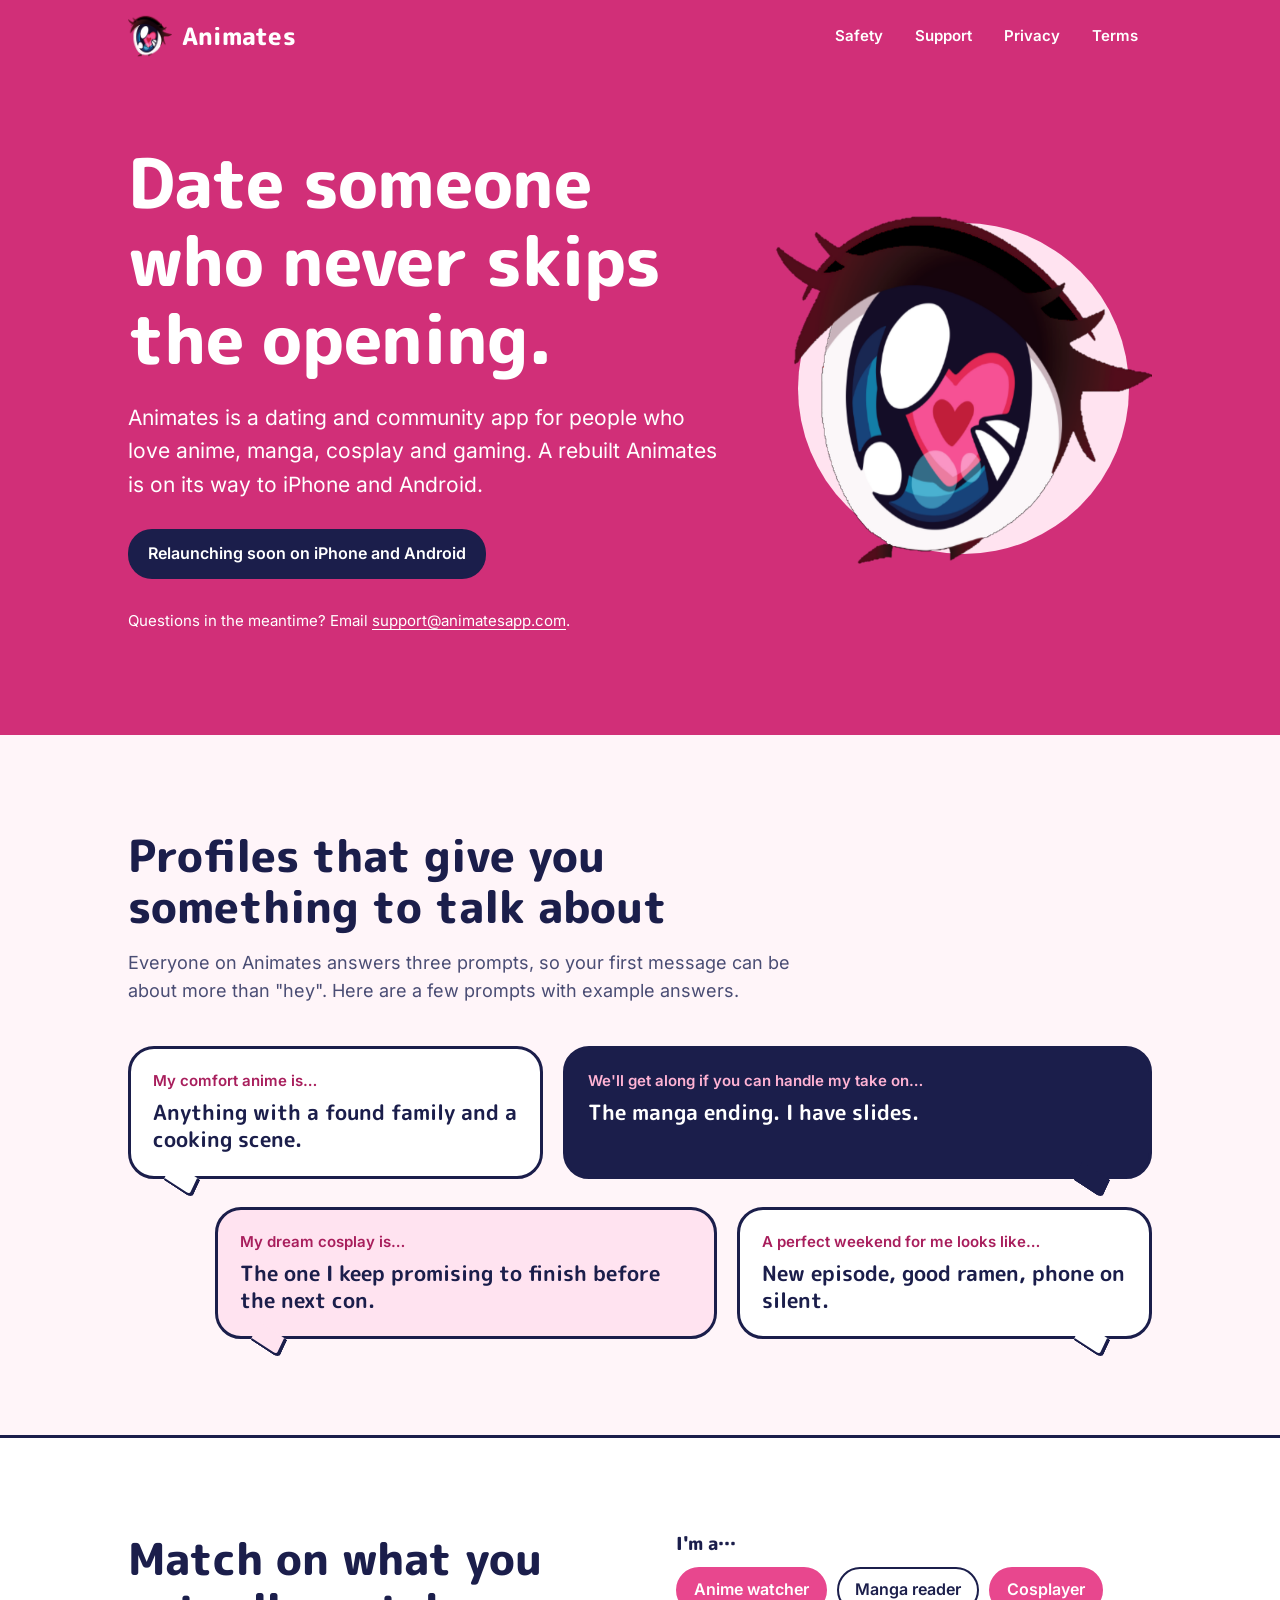
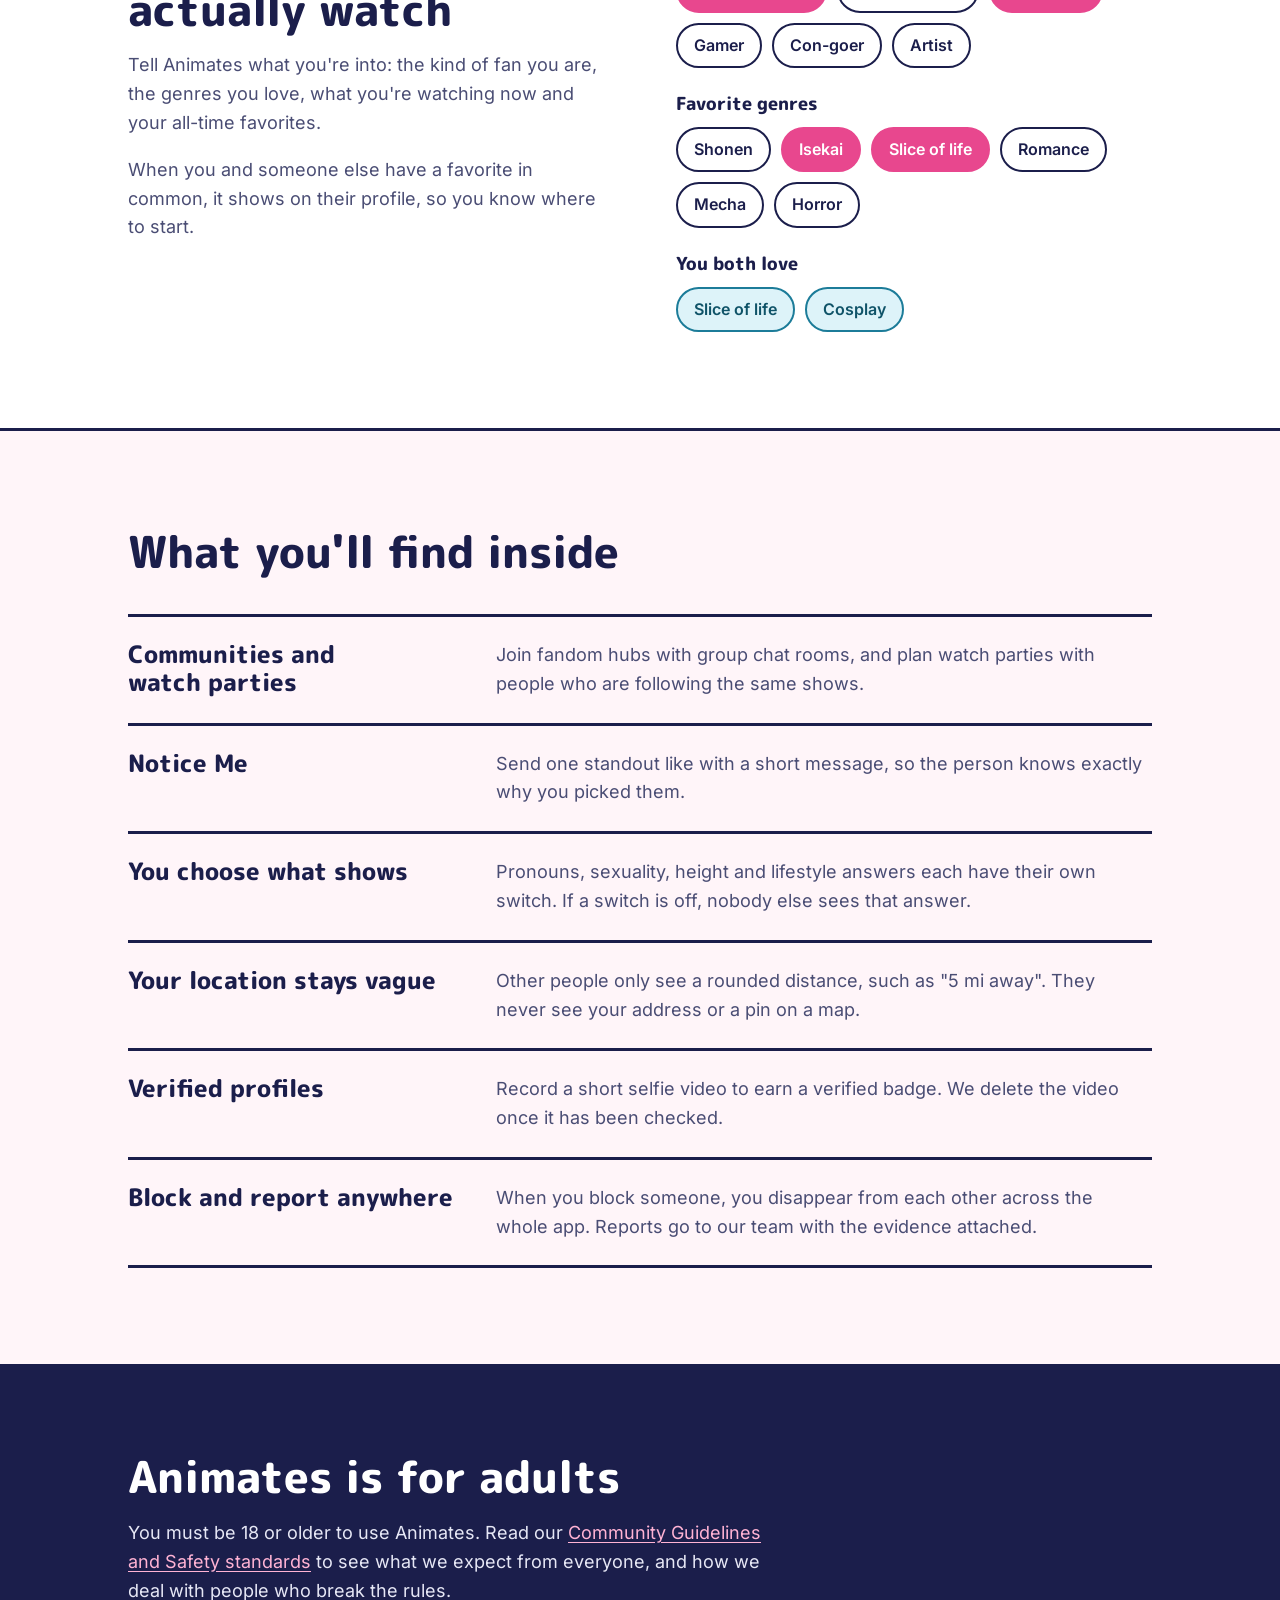
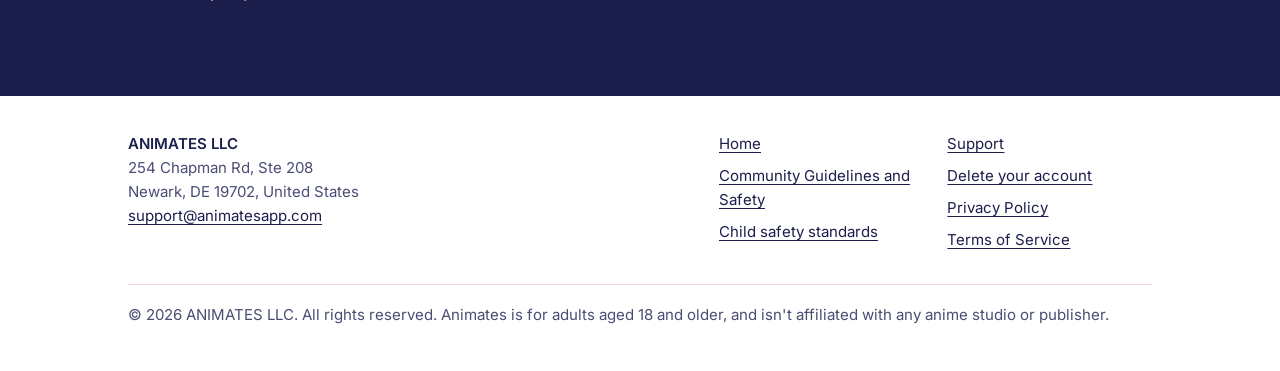
<file: index.html>
<!doctype html>
<html lang="en">
<head>
<meta charset="utf-8">
<meta name="viewport" content="width=device-width, initial-scale=1">
<title>Animates: dating and community for anime fans</title>
<meta name="description" content="Animates is a dating and community app for people who love anime, manga, cosplay and gaming. Relaunching soon on iPhone and Android.">
<meta name="theme-color" content="#D12F78">
<link rel="canonical" href="https://animatesapp.com/">
<link rel="icon" type="image/png" href="assets/favicon.png">
<link rel="apple-touch-icon" href="assets/apple-touch-icon.png">
<meta property="og:title" content="Animates: dating and community for anime fans">
<meta property="og:description" content="Animates is a dating and community app for people who love anime, manga, cosplay and gaming. Relaunching soon on iPhone and Android.">
<meta property="og:type" content="website">
<meta property="og:url" content="https://animatesapp.com/">
<meta property="og:image" content="https://animatesapp.com/assets/share.png">
<link rel="stylesheet" href="assets/site.css">
</head>
<body>
<a class="skip" href="#main">Skip to content</a>
<header class="site-head">
  <div class="wrap">
    <a class="brand" href="./"><img src="assets/eye-96.png" width="44" height="44" alt="">Animates</a>
    <nav class="nav" aria-label="Main"><a href="safety.html">Safety</a><a href="support.html">Support</a><a href="privacy.html">Privacy</a><a href="terms.html">Terms</a></nav>
  </div>
</header>
<main id="main">
<section class="hero">
  <div class="wrap">
    <div>
      <h1>Date someone who never skips the opening.</h1>
      <p class="lede">Animates is a dating and community app for people who love anime, manga, cosplay and gaming. A rebuilt Animates is on its way to iPhone and Android.</p>
      <p class="status">Relaunching soon on iPhone and Android</p>
      <p class="fine">Questions in the meantime? Email <a href="mailto:support@animatesapp.com">support@animatesapp.com</a>.</p>
    </div>
    <div class="eye-stage"><img src="assets/eye.png" width="640" height="640" alt="The Animates logo: an anime-style eye with a heart for a pupil"></div>
  </div>
</section>

<section class="talk" aria-labelledby="talk-h">
  <div class="wrap">
    <h2 id="talk-h">Profiles that give you something to talk about</h2>
    <p class="intro">Everyone on Animates answers three prompts, so your first message can be about more than "hey". Here are a few prompts with example answers.</p>
    <ul class="bubbles">
      <li class="bubble"><p class="ask">My comfort anime is…</p><p class="say">Anything with a found family and a cooking scene.</p></li>
      <li class="bubble"><p class="ask">We'll get along if you can handle my take on…</p><p class="say">The manga ending. I have slides.</p></li>
      <li class="bubble"><p class="ask">My dream cosplay is…</p><p class="say">The one I keep promising to finish before the next con.</p></li>
      <li class="bubble"><p class="ask">A perfect weekend for me looks like…</p><p class="say">New episode, good ramen, phone on silent.</p></li>
    </ul>
  </div>
</section>

<section class="fandom" aria-labelledby="fandom-h">
  <div class="wrap">
    <div>
      <h2 id="fandom-h">Match on what you actually watch</h2>
      <p>Tell Animates what you're into: the kind of fan you are, the genres you love, what you're watching now and your all-time favorites.</p>
      <p>When you and someone else have a favorite in common, it shows on their profile, so you know where to start.</p>
    </div>
    <div>
      <div class="chip-group">
        <h3>I'm a…</h3>
        <ul class="chips">
          <li class="on">Anime watcher</li><li>Manga reader</li><li class="on">Cosplayer</li><li>Gamer</li><li>Con-goer</li><li>Artist</li>
        </ul>
      </div>
      <div class="chip-group">
        <h3>Favorite genres</h3>
        <ul class="chips">
          <li>Shonen</li><li class="on">Isekai</li><li class="on">Slice of life</li><li>Romance</li><li>Mecha</li><li>Horror</li>
        </ul>
      </div>
      <div class="chip-group">
        <h3>You both love</h3>
        <ul class="chips">
          <li class="teal">Slice of life</li><li class="teal">Cosplay</li>
        </ul>
      </div>
    </div>
  </div>
</section>

<section class="rows" aria-labelledby="rows-h">
  <div class="wrap">
    <h2 id="rows-h">What you'll find inside</h2>
    <ul class="row-list">
      <li><h3>Communities and watch parties</h3><p>Join fandom hubs with group chat rooms, and plan watch parties with people who are following the same shows.</p></li>
      <li><h3>Notice Me</h3><p>Send one standout like with a short message, so the person knows exactly why you picked them.</p></li>
      <li><h3>You choose what shows</h3><p>Pronouns, sexuality, height and lifestyle answers each have their own switch. If a switch is off, nobody else sees that answer.</p></li>
      <li><h3>Your location stays vague</h3><p>Other people only see a rounded distance, such as "5 mi away". They never see your address or a pin on a map.</p></li>
      <li><h3>Verified profiles</h3><p>Record a short selfie video to earn a verified badge. We delete the video once it has been checked.</p></li>
      <li><h3>Block and report anywhere</h3><p>When you block someone, you disappear from each other across the whole app. Reports go to our team with the evidence attached.</p></li>
    </ul>
  </div>
</section>

<section class="closing" aria-labelledby="closing-h">
  <div class="wrap">
    <h2 id="closing-h">Animates is for adults</h2>
    <p>You must be 18 or older to use Animates. Read our <a href="safety.html">Community Guidelines and Safety standards</a> to see what we expect from everyone, and how we deal with people who break the rules.</p>
  </div>
</section>

</main>
<footer class="site-foot">
  <div class="wrap">
    <address>
      <strong>ANIMATES LLC</strong><br>
      254 Chapman Rd, Ste 208<br>
      Newark, DE 19702, United States<br>
      <a href="mailto:support@animatesapp.com">support@animatesapp.com</a>
    </address>
    <ul>
      <li><a href="./">Home</a></li>
      <li><a href="safety.html">Community Guidelines and Safety</a></li>
      <li><a href="safety.html#child-safety">Child safety standards</a></li>
      <li><a href="support.html">Support</a></li>
      <li><a href="support.html#delete-account">Delete your account</a></li>
      <li><a href="privacy.html">Privacy Policy</a></li>
      <li><a href="terms.html">Terms of Service</a></li>
    </ul>
    <p class="copy">© 2026 ANIMATES LLC. All rights reserved. Animates is for adults aged 18 and older, and isn't affiliated with any anime studio or publisher.</p>
  </div>
</footer>
</body>
</html>
</file>
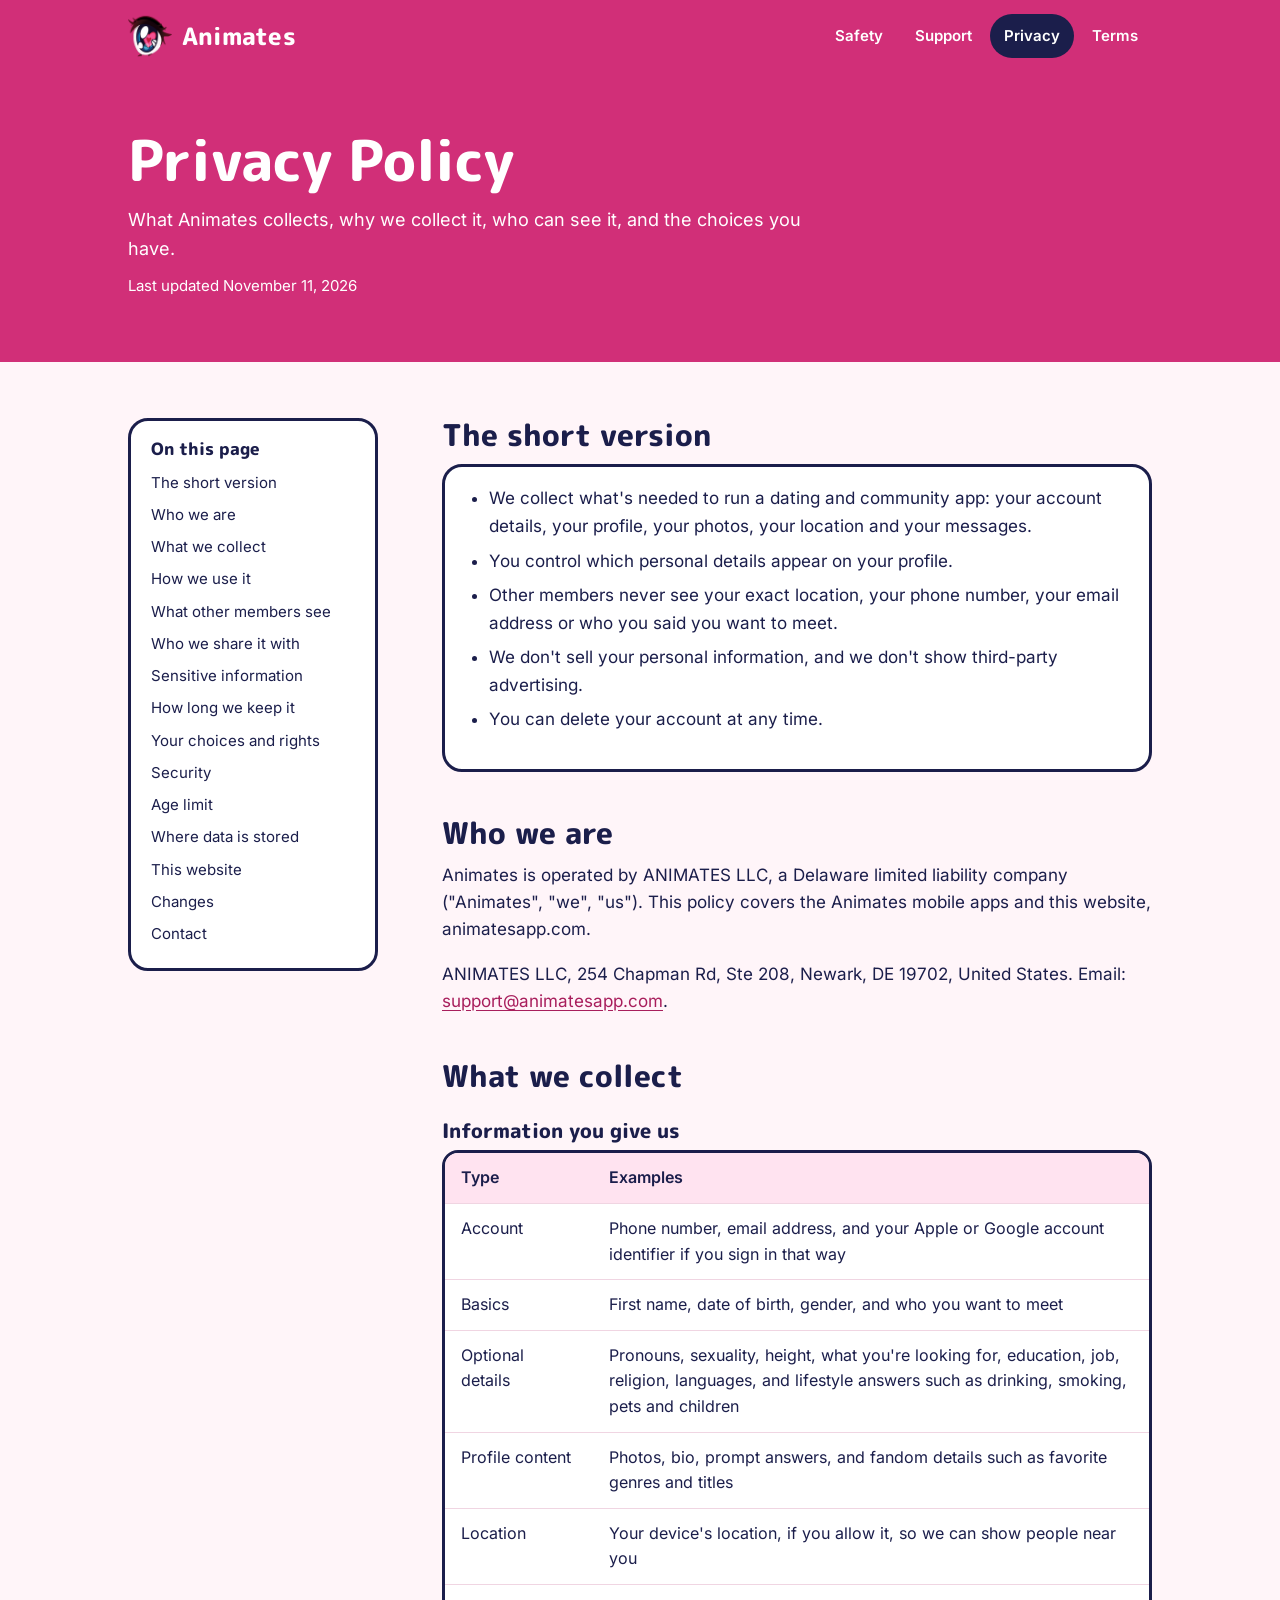
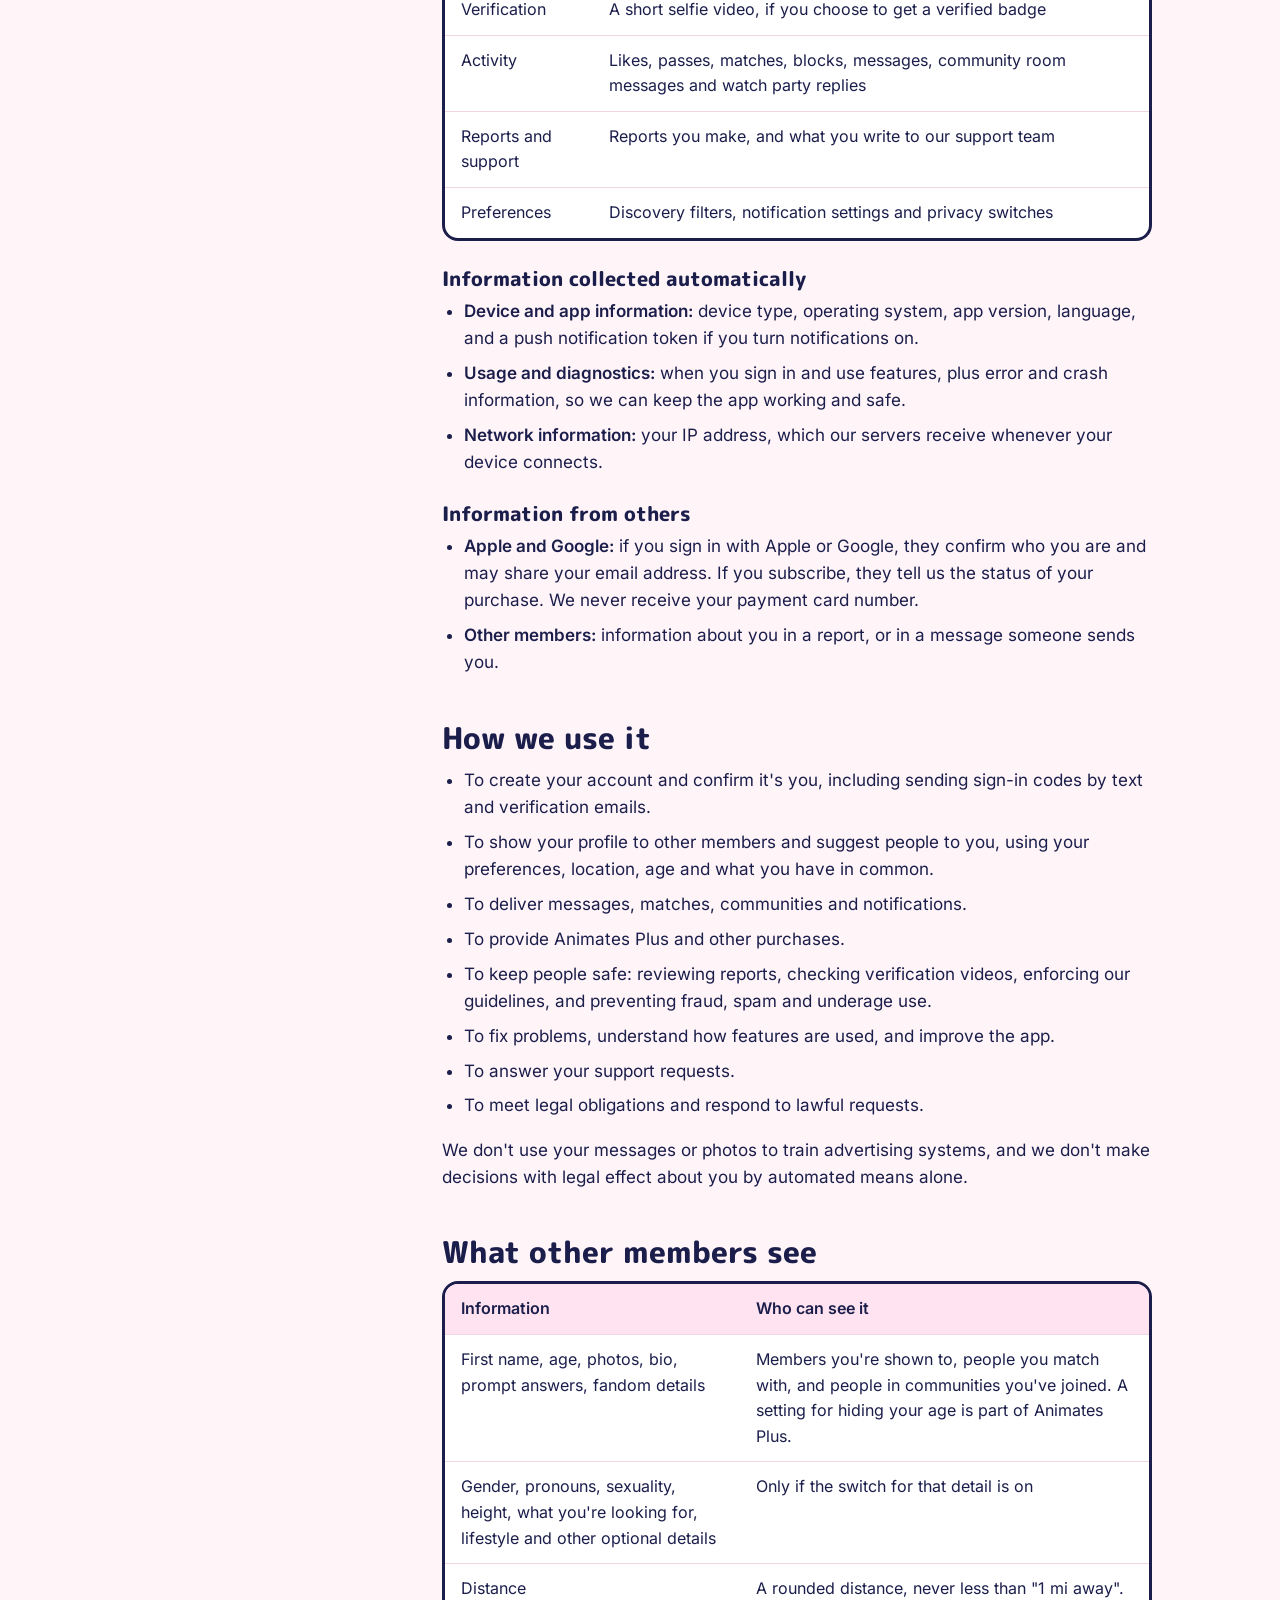
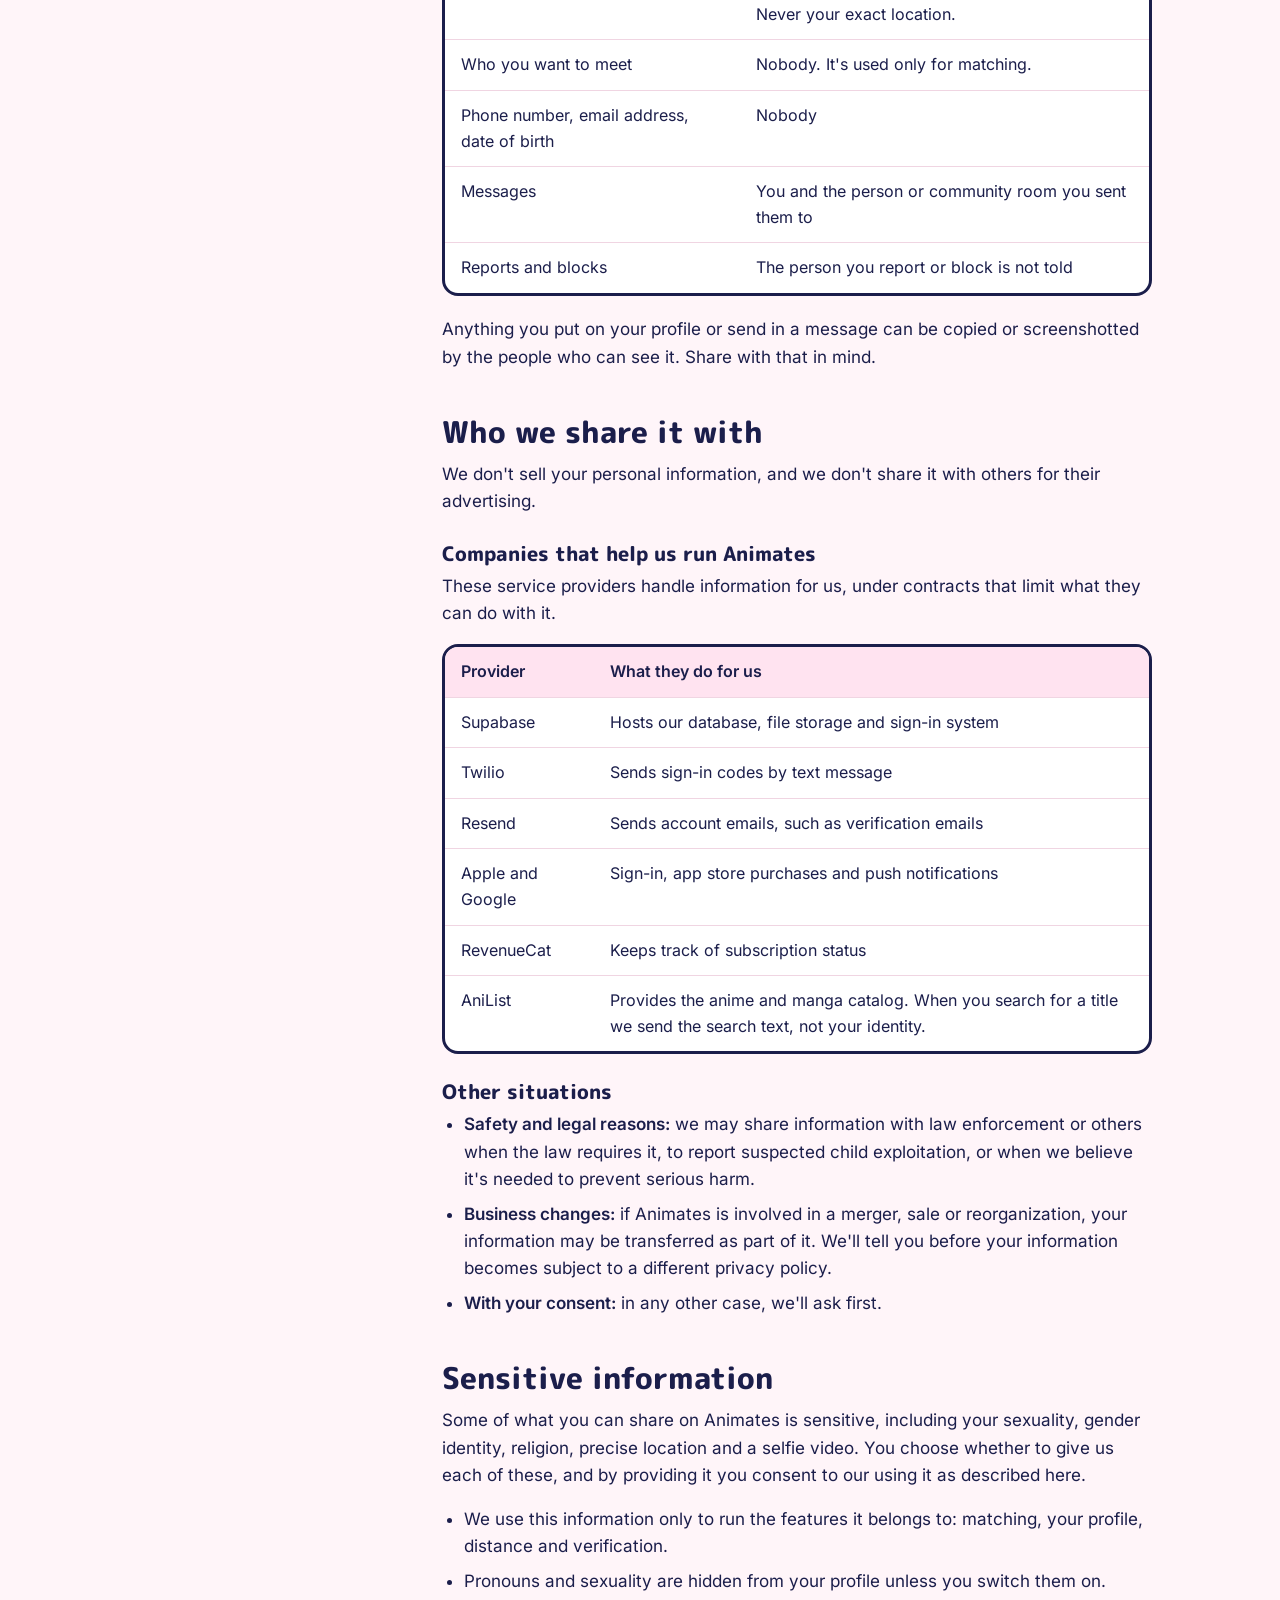
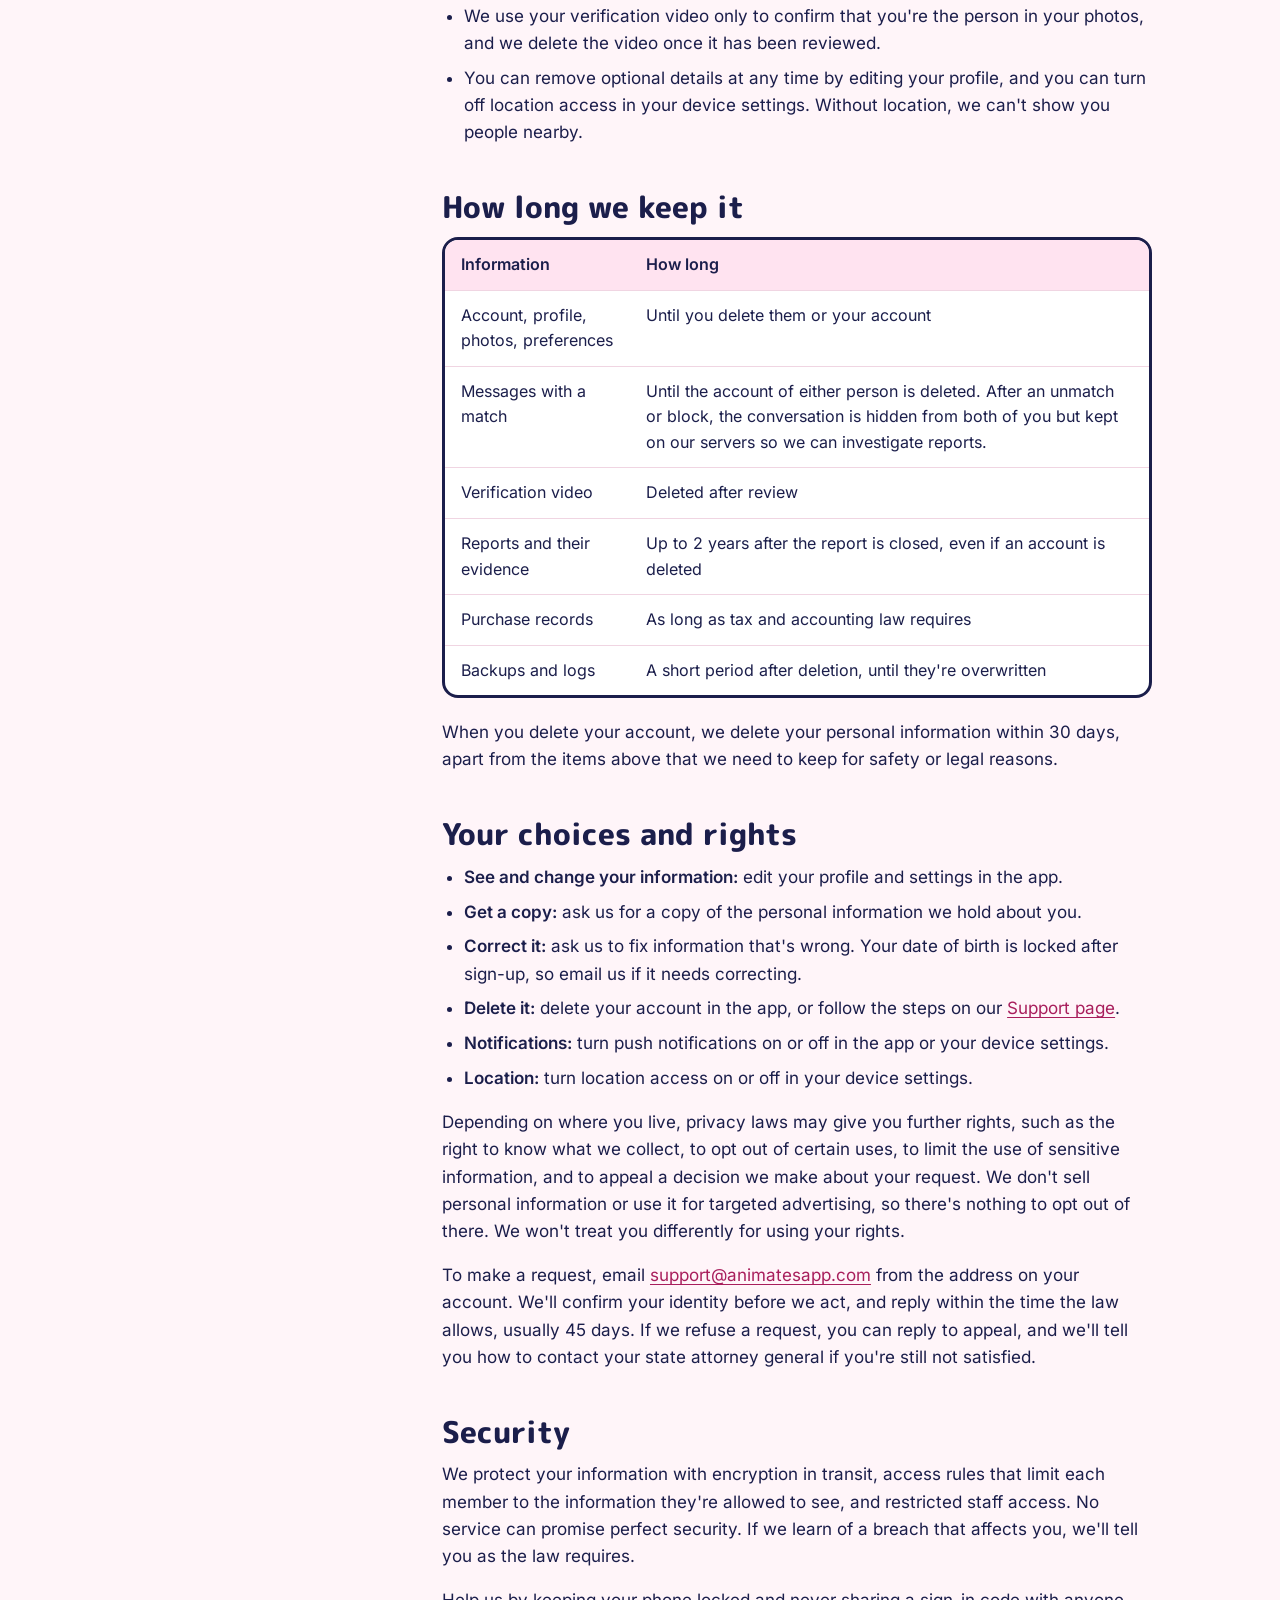
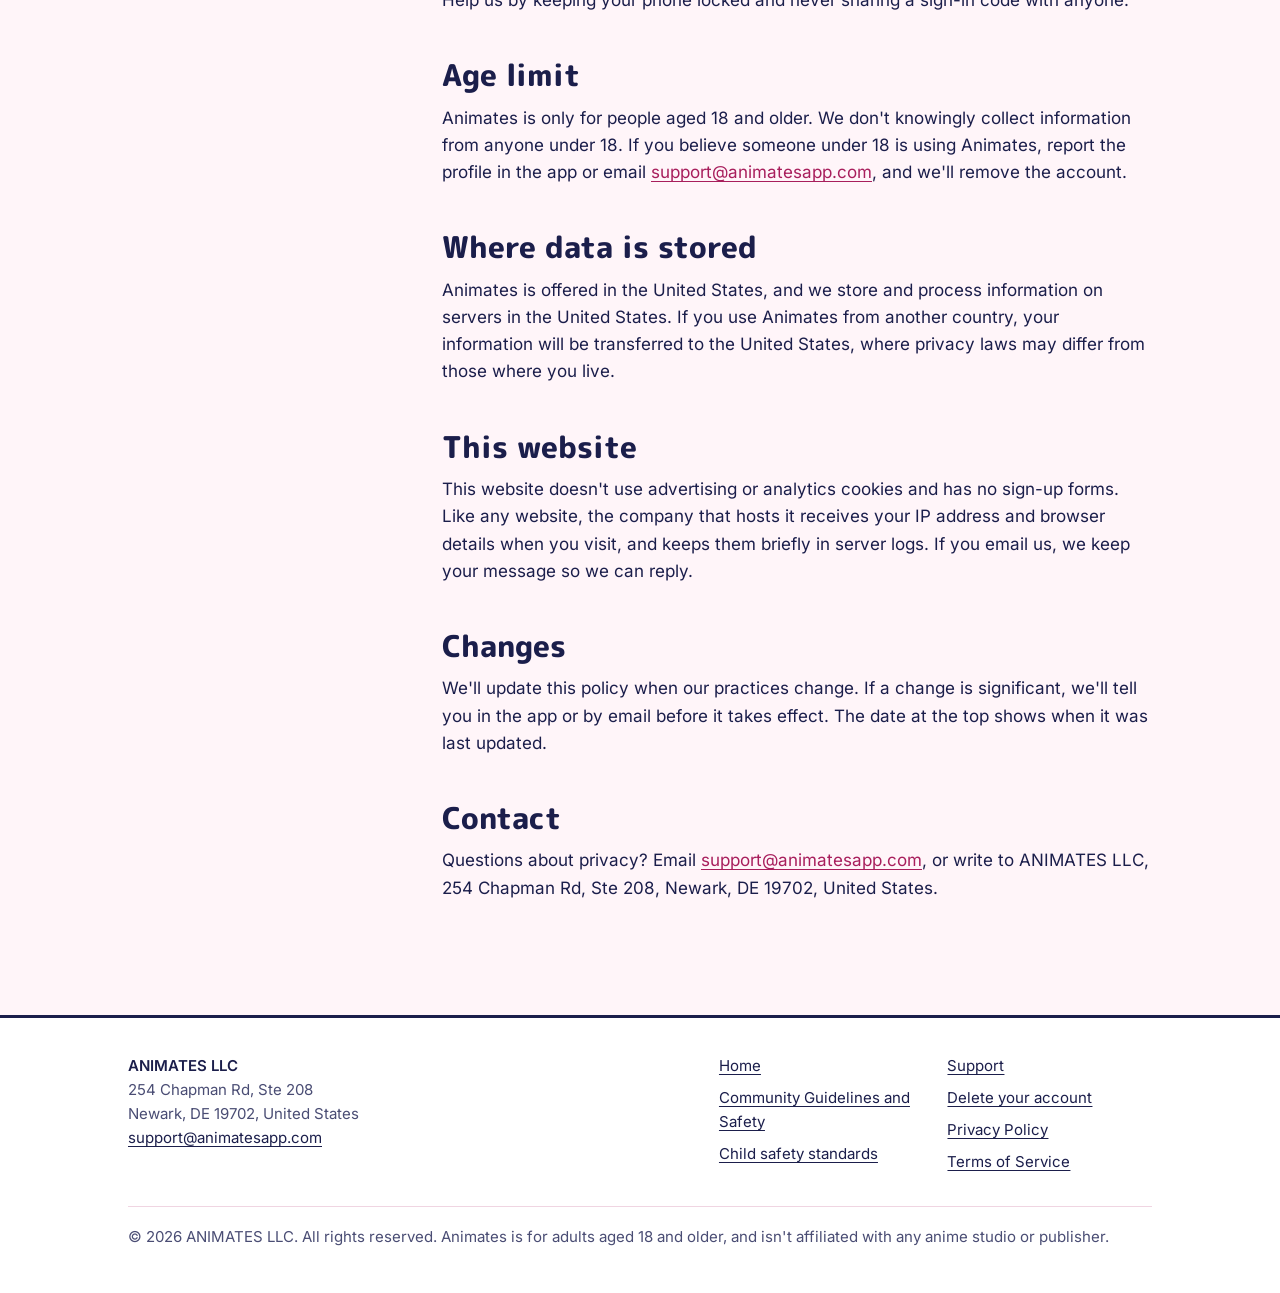
<file: privacy.html>
<!doctype html>
<html lang="en">
<head>
<meta charset="utf-8">
<meta name="viewport" content="width=device-width, initial-scale=1">
<title>Privacy Policy | Animates</title>
<meta name="description" content="What Animates collects, why, who can see it, and the choices you have.">
<meta name="theme-color" content="#D12F78">
<link rel="canonical" href="https://animatesapp.com/privacy.html">
<link rel="icon" type="image/png" href="assets/favicon.png">
<link rel="apple-touch-icon" href="assets/apple-touch-icon.png">
<meta property="og:title" content="Privacy Policy | Animates">
<meta property="og:description" content="What Animates collects, why, who can see it, and the choices you have.">
<meta property="og:type" content="website">
<meta property="og:url" content="https://animatesapp.com/privacy.html">
<meta property="og:image" content="https://animatesapp.com/assets/share.png">
<link rel="stylesheet" href="assets/site.css">
</head>
<body>
<a class="skip" href="#main">Skip to content</a>
<header class="site-head">
  <div class="wrap">
    <a class="brand" href="./"><img src="assets/eye-96.png" width="44" height="44" alt="">Animates</a>
    <nav class="nav" aria-label="Main"><a href="safety.html">Safety</a><a href="support.html">Support</a><a href="privacy.html" aria-current="page">Privacy</a><a href="terms.html">Terms</a></nav>
  </div>
</header>
<main id="main">
<section class="doc-head">
  <div class="wrap">
    <h1>Privacy Policy</h1>
    <p>What Animates collects, why we collect it, who can see it, and the choices you have.</p>
    <p class="date">Last updated November 11, 2026</p>
  </div>
</section>
<div class="wrap doc">
  <nav class="toc" aria-label="On this page">
    <h2>On this page</h2>
    <ol>
      <li><a href="#summary">The short version</a></li>
      <li><a href="#who">Who we are</a></li>
      <li><a href="#collect">What we collect</a></li>
      <li><a href="#use">How we use it</a></li>
      <li><a href="#others">What other members see</a></li>
      <li><a href="#share">Who we share it with</a></li>
      <li><a href="#sensitive">Sensitive information</a></li>
      <li><a href="#keep">How long we keep it</a></li>
      <li><a href="#rights">Your choices and rights</a></li>
      <li><a href="#security">Security</a></li>
      <li><a href="#age">Age limit</a></li>
      <li><a href="#where">Where data is stored</a></li>
      <li><a href="#website">This website</a></li>
      <li><a href="#changes">Changes</a></li>
      <li><a href="#contact">Contact</a></li>
    </ol>
  </nav>
  <div class="doc-body">
    <h2 id="summary">The short version</h2>
    <div class="note">
      <ul>
        <li>We collect what's needed to run a dating and community app: your account details, your profile, your photos, your location and your messages.</li>
        <li>You control which personal details appear on your profile.</li>
        <li>Other members never see your exact location, your phone number, your email address or who you said you want to meet.</li>
        <li>We don't sell your personal information, and we don't show third-party advertising.</li>
        <li>You can delete your account at any time.</li>
      </ul>
    </div>

    <h2 id="who">Who we are</h2>
    <p>Animates is operated by ANIMATES LLC, a Delaware limited liability company ("Animates", "we", "us"). This policy covers the Animates mobile apps and this website, animatesapp.com.</p>
    <p>ANIMATES LLC, 254 Chapman Rd, Ste 208, Newark, DE 19702, United States. Email: <a href="mailto:support@animatesapp.com">support@animatesapp.com</a>.</p>

    <h2 id="collect">What we collect</h2>
    <h3>Information you give us</h3>
    <div class="table-scroll">
      <table>
        <thead><tr><th scope="col">Type</th><th scope="col">Examples</th></tr></thead>
        <tbody>
          <tr><td>Account</td><td>Phone number, email address, and your Apple or Google account identifier if you sign in that way</td></tr>
          <tr><td>Basics</td><td>First name, date of birth, gender, and who you want to meet</td></tr>
          <tr><td>Optional details</td><td>Pronouns, sexuality, height, what you're looking for, education, job, religion, languages, and lifestyle answers such as drinking, smoking, pets and children</td></tr>
          <tr><td>Profile content</td><td>Photos, bio, prompt answers, and fandom details such as favorite genres and titles</td></tr>
          <tr><td>Location</td><td>Your device's location, if you allow it, so we can show people near you</td></tr>
          <tr><td>Verification</td><td>A short selfie video, if you choose to get a verified badge</td></tr>
          <tr><td>Activity</td><td>Likes, passes, matches, blocks, messages, community room messages and watch party replies</td></tr>
          <tr><td>Reports and support</td><td>Reports you make, and what you write to our support team</td></tr>
          <tr><td>Preferences</td><td>Discovery filters, notification settings and privacy switches</td></tr>
        </tbody>
      </table>
    </div>
    <h3>Information collected automatically</h3>
    <ul>
      <li><strong>Device and app information:</strong> device type, operating system, app version, language, and a push notification token if you turn notifications on.</li>
      <li><strong>Usage and diagnostics:</strong> when you sign in and use features, plus error and crash information, so we can keep the app working and safe.</li>
      <li><strong>Network information:</strong> your IP address, which our servers receive whenever your device connects.</li>
    </ul>
    <h3>Information from others</h3>
    <ul>
      <li><strong>Apple and Google:</strong> if you sign in with Apple or Google, they confirm who you are and may share your email address. If you subscribe, they tell us the status of your purchase. We never receive your payment card number.</li>
      <li><strong>Other members:</strong> information about you in a report, or in a message someone sends you.</li>
    </ul>

    <h2 id="use">How we use it</h2>
    <ul>
      <li>To create your account and confirm it's you, including sending sign-in codes by text and verification emails.</li>
      <li>To show your profile to other members and suggest people to you, using your preferences, location, age and what you have in common.</li>
      <li>To deliver messages, matches, communities and notifications.</li>
      <li>To provide Animates Plus and other purchases.</li>
      <li>To keep people safe: reviewing reports, checking verification videos, enforcing our guidelines, and preventing fraud, spam and underage use.</li>
      <li>To fix problems, understand how features are used, and improve the app.</li>
      <li>To answer your support requests.</li>
      <li>To meet legal obligations and respond to lawful requests.</li>
    </ul>
    <p>We don't use your messages or photos to train advertising systems, and we don't make decisions with legal effect about you by automated means alone.</p>

    <h2 id="others">What other members see</h2>
    <div class="table-scroll">
      <table>
        <thead><tr><th scope="col">Information</th><th scope="col">Who can see it</th></tr></thead>
        <tbody>
          <tr><td>First name, age, photos, bio, prompt answers, fandom details</td><td>Members you're shown to, people you match with, and people in communities you've joined. A setting for hiding your age is part of Animates Plus.</td></tr>
          <tr><td>Gender, pronouns, sexuality, height, what you're looking for, lifestyle and other optional details</td><td>Only if the switch for that detail is on</td></tr>
          <tr><td>Distance</td><td>A rounded distance, never less than "1 mi away". Never your exact location.</td></tr>
          <tr><td>Who you want to meet</td><td>Nobody. It's used only for matching.</td></tr>
          <tr><td>Phone number, email address, date of birth</td><td>Nobody</td></tr>
          <tr><td>Messages</td><td>You and the person or community room you sent them to</td></tr>
          <tr><td>Reports and blocks</td><td>The person you report or block is not told</td></tr>
        </tbody>
      </table>
    </div>
    <p>Anything you put on your profile or send in a message can be copied or screenshotted by the people who can see it. Share with that in mind.</p>

    <h2 id="share">Who we share it with</h2>
    <p>We don't sell your personal information, and we don't share it with others for their advertising.</p>
    <h3>Companies that help us run Animates</h3>
    <p>These service providers handle information for us, under contracts that limit what they can do with it.</p>
    <div class="table-scroll">
      <table>
        <thead><tr><th scope="col">Provider</th><th scope="col">What they do for us</th></tr></thead>
        <tbody>
          <tr><td>Supabase</td><td>Hosts our database, file storage and sign-in system</td></tr>
          <tr><td>Twilio</td><td>Sends sign-in codes by text message</td></tr>
          <tr><td>Resend</td><td>Sends account emails, such as verification emails</td></tr>
          <tr><td>Apple and Google</td><td>Sign-in, app store purchases and push notifications</td></tr>
          <tr><td>RevenueCat</td><td>Keeps track of subscription status</td></tr>
          <tr><td>AniList</td><td>Provides the anime and manga catalog. When you search for a title we send the search text, not your identity.</td></tr>
        </tbody>
      </table>
    </div>
    <h3>Other situations</h3>
    <ul>
      <li><strong>Safety and legal reasons:</strong> we may share information with law enforcement or others when the law requires it, to report suspected child exploitation, or when we believe it's needed to prevent serious harm.</li>
      <li><strong>Business changes:</strong> if Animates is involved in a merger, sale or reorganization, your information may be transferred as part of it. We'll tell you before your information becomes subject to a different privacy policy.</li>
      <li><strong>With your consent:</strong> in any other case, we'll ask first.</li>
    </ul>

    <h2 id="sensitive">Sensitive information</h2>
    <p>Some of what you can share on Animates is sensitive, including your sexuality, gender identity, religion, precise location and a selfie video. You choose whether to give us each of these, and by providing it you consent to our using it as described here.</p>
    <ul>
      <li>We use this information only to run the features it belongs to: matching, your profile, distance and verification.</li>
      <li>Pronouns and sexuality are hidden from your profile unless you switch them on.</li>
      <li>We use your verification video only to confirm that you're the person in your photos, and we delete the video once it has been reviewed.</li>
      <li>You can remove optional details at any time by editing your profile, and you can turn off location access in your device settings. Without location, we can't show you people nearby.</li>
    </ul>

    <h2 id="keep">How long we keep it</h2>
    <div class="table-scroll">
      <table>
        <thead><tr><th scope="col">Information</th><th scope="col">How long</th></tr></thead>
        <tbody>
          <tr><td>Account, profile, photos, preferences</td><td>Until you delete them or your account</td></tr>
          <tr><td>Messages with a match</td><td>Until the account of either person is deleted. After an unmatch or block, the conversation is hidden from both of you but kept on our servers so we can investigate reports.</td></tr>
          <tr><td>Verification video</td><td>Deleted after review</td></tr>
          <tr><td>Reports and their evidence</td><td>Up to 2 years after the report is closed, even if an account is deleted</td></tr>
          <tr><td>Purchase records</td><td>As long as tax and accounting law requires</td></tr>
          <tr><td>Backups and logs</td><td>A short period after deletion, until they're overwritten</td></tr>
        </tbody>
      </table>
    </div>
    <p>When you delete your account, we delete your personal information within 30 days, apart from the items above that we need to keep for safety or legal reasons.</p>

    <h2 id="rights">Your choices and rights</h2>
    <ul>
      <li><strong>See and change your information:</strong> edit your profile and settings in the app.</li>
      <li><strong>Get a copy:</strong> ask us for a copy of the personal information we hold about you.</li>
      <li><strong>Correct it:</strong> ask us to fix information that's wrong. Your date of birth is locked after sign-up, so email us if it needs correcting.</li>
      <li><strong>Delete it:</strong> delete your account in the app, or follow the steps on our <a href="support.html#delete-account">Support page</a>.</li>
      <li><strong>Notifications:</strong> turn push notifications on or off in the app or your device settings.</li>
      <li><strong>Location:</strong> turn location access on or off in your device settings.</li>
    </ul>
    <p>Depending on where you live, privacy laws may give you further rights, such as the right to know what we collect, to opt out of certain uses, to limit the use of sensitive information, and to appeal a decision we make about your request. We don't sell personal information or use it for targeted advertising, so there's nothing to opt out of there. We won't treat you differently for using your rights.</p>
    <p>To make a request, email <a href="mailto:support@animatesapp.com">support@animatesapp.com</a> from the address on your account. We'll confirm your identity before we act, and reply within the time the law allows, usually 45 days. If we refuse a request, you can reply to appeal, and we'll tell you how to contact your state attorney general if you're still not satisfied.</p>

    <h2 id="security">Security</h2>
    <p>We protect your information with encryption in transit, access rules that limit each member to the information they're allowed to see, and restricted staff access. No service can promise perfect security. If we learn of a breach that affects you, we'll tell you as the law requires.</p>
    <p>Help us by keeping your phone locked and never sharing a sign-in code with anyone.</p>

    <h2 id="age">Age limit</h2>
    <p>Animates is only for people aged 18 and older. We don't knowingly collect information from anyone under 18. If you believe someone under 18 is using Animates, report the profile in the app or email <a href="mailto:support@animatesapp.com">support@animatesapp.com</a>, and we'll remove the account.</p>

    <h2 id="where">Where data is stored</h2>
    <p>Animates is offered in the United States, and we store and process information on servers in the United States. If you use Animates from another country, your information will be transferred to the United States, where privacy laws may differ from those where you live.</p>

    <h2 id="website">This website</h2>
    <p>This website doesn't use advertising or analytics cookies and has no sign-up forms. Like any website, the company that hosts it receives your IP address and browser details when you visit, and keeps them briefly in server logs. If you email us, we keep your message so we can reply.</p>

    <h2 id="changes">Changes</h2>
    <p>We'll update this policy when our practices change. If a change is significant, we'll tell you in the app or by email before it takes effect. The date at the top shows when it was last updated.</p>

    <h2 id="contact">Contact</h2>
    <p>Questions about privacy? Email <a href="mailto:support@animatesapp.com">support@animatesapp.com</a>, or write to ANIMATES LLC, 254 Chapman Rd, Ste 208, Newark, DE 19702, United States.</p>
  </div>
</div>

</main>
<footer class="site-foot">
  <div class="wrap">
    <address>
      <strong>ANIMATES LLC</strong><br>
      254 Chapman Rd, Ste 208<br>
      Newark, DE 19702, United States<br>
      <a href="mailto:support@animatesapp.com">support@animatesapp.com</a>
    </address>
    <ul>
      <li><a href="./">Home</a></li>
      <li><a href="safety.html">Community Guidelines and Safety</a></li>
      <li><a href="safety.html#child-safety">Child safety standards</a></li>
      <li><a href="support.html">Support</a></li>
      <li><a href="support.html#delete-account">Delete your account</a></li>
      <li><a href="privacy.html">Privacy Policy</a></li>
      <li><a href="terms.html">Terms of Service</a></li>
    </ul>
    <p class="copy">© 2026 ANIMATES LLC. All rights reserved. Animates is for adults aged 18 and older, and isn't affiliated with any anime studio or publisher.</p>
  </div>
</footer>
</body>
</html>
</file>
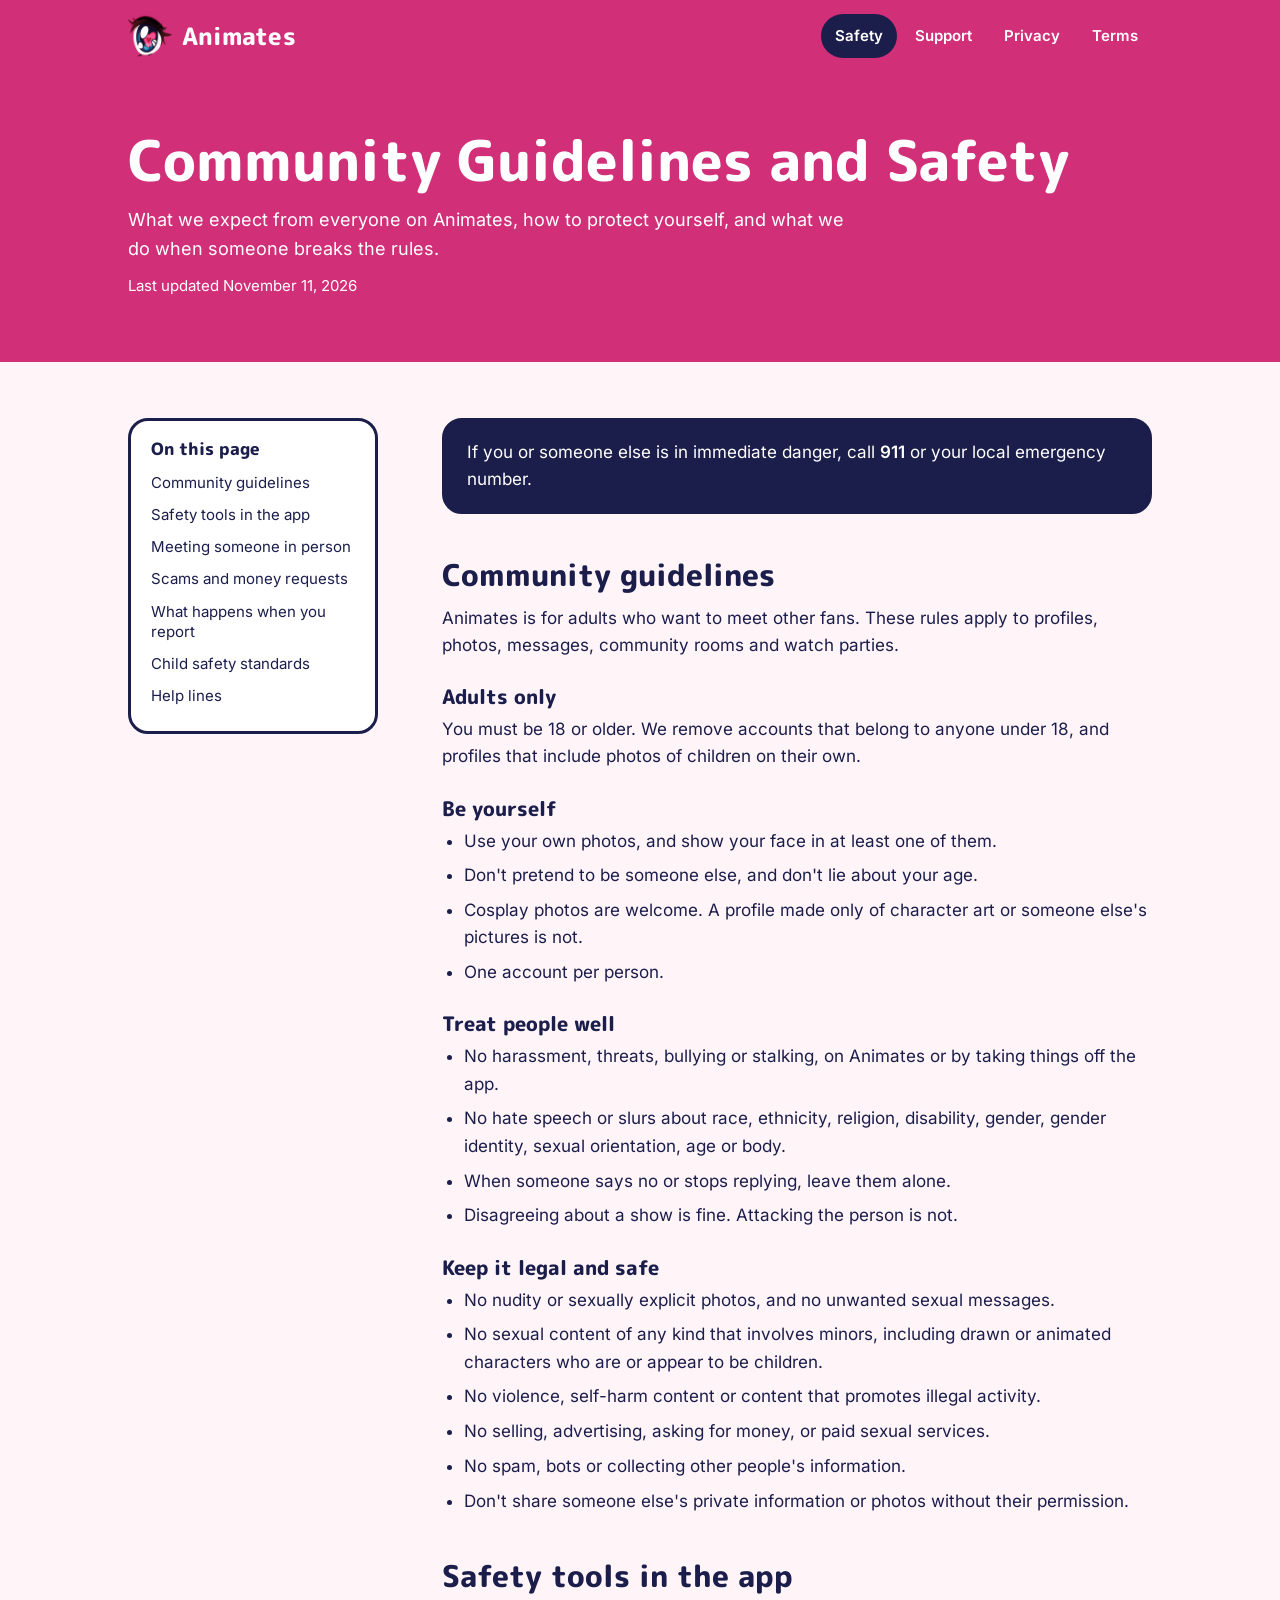
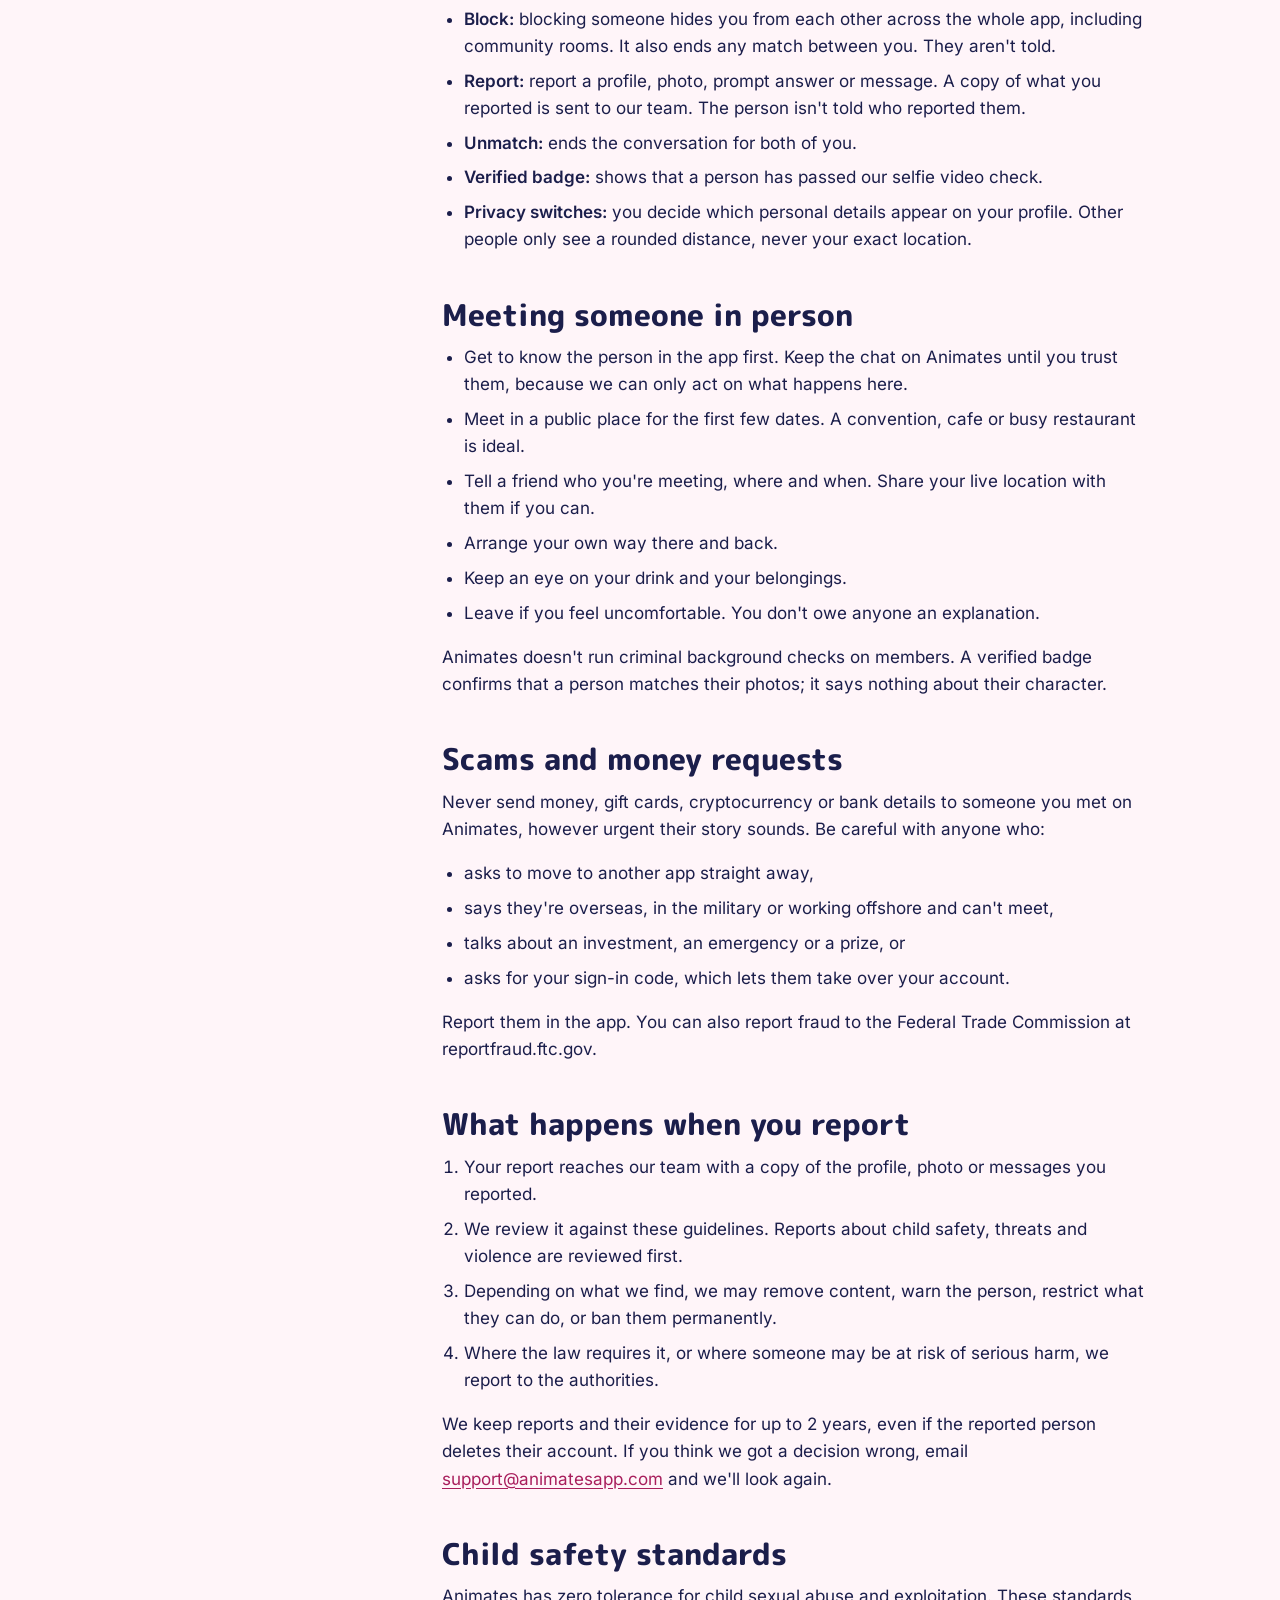
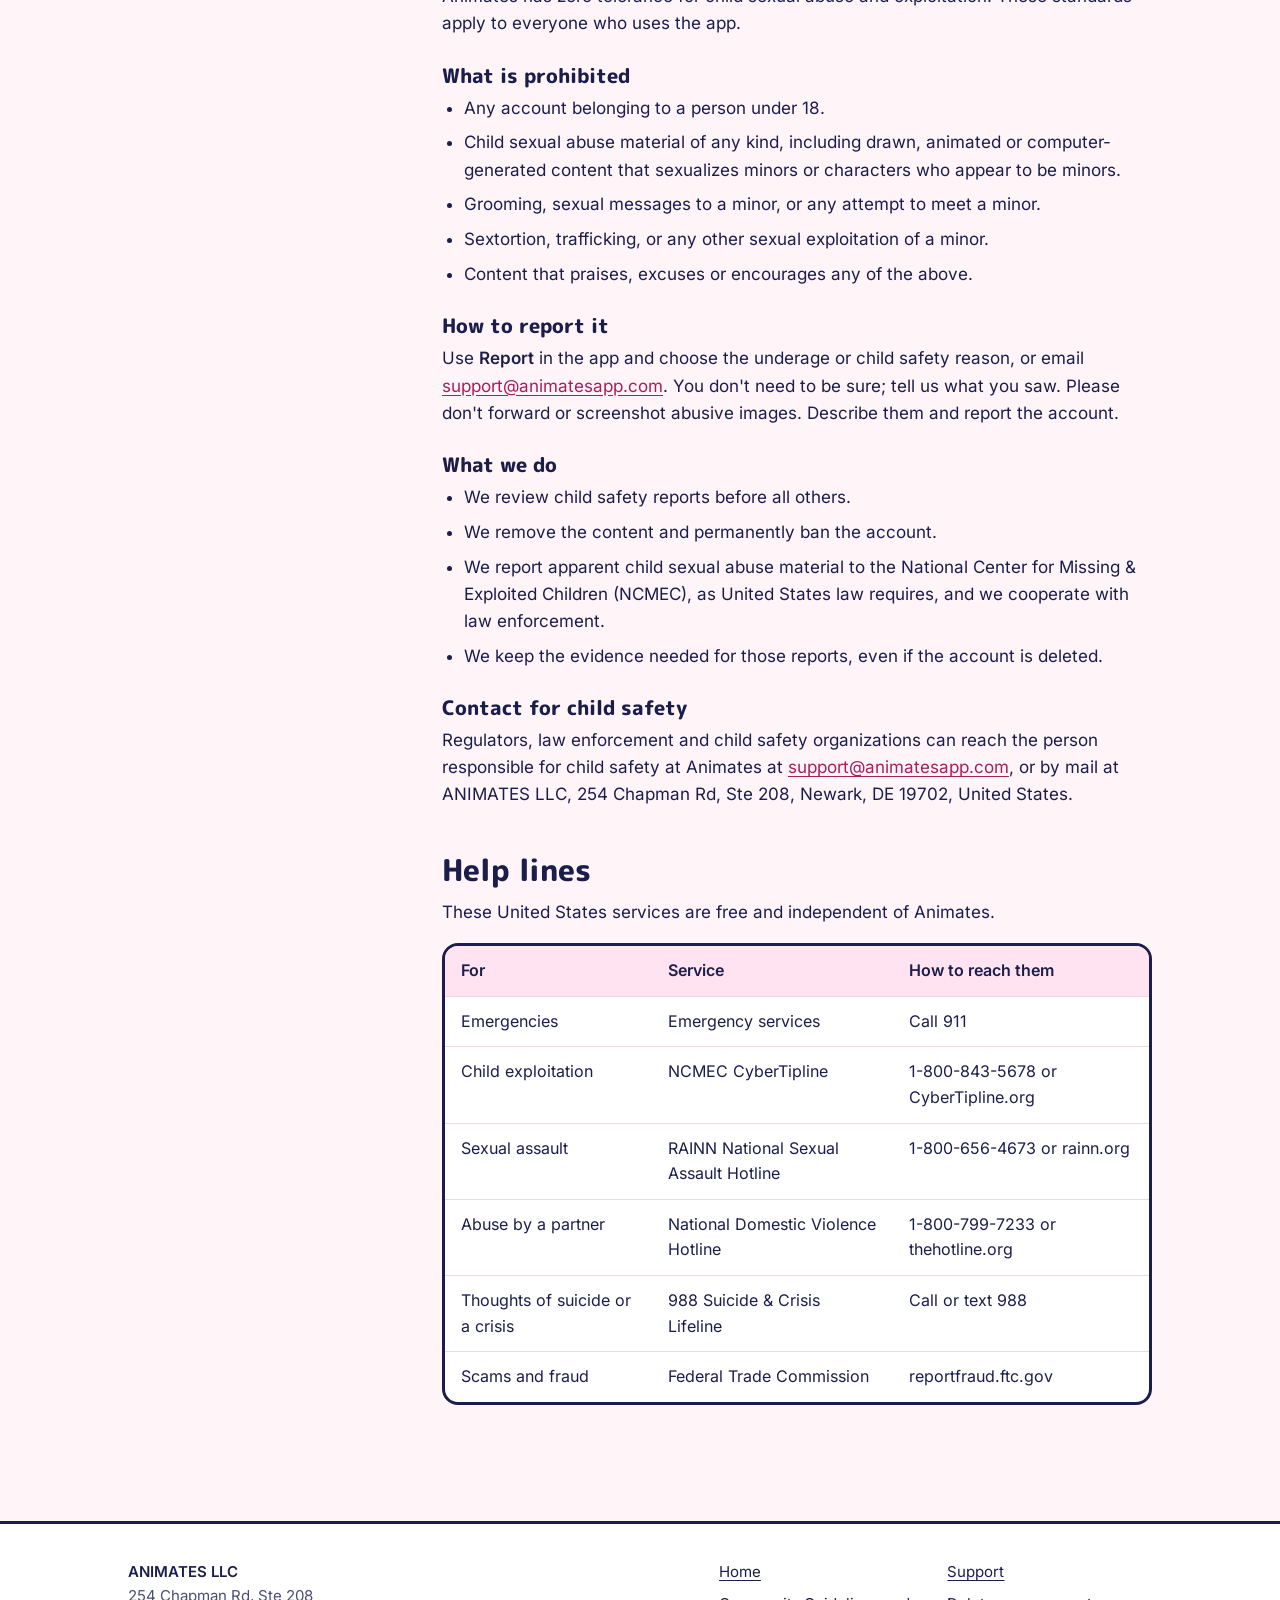
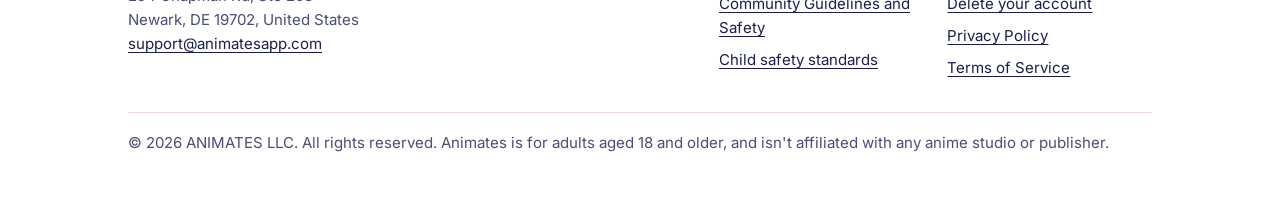
<file: safety.html>
<!doctype html>
<html lang="en">
<head>
<meta charset="utf-8">
<meta name="viewport" content="width=device-width, initial-scale=1">
<title>Community Guidelines and Safety | Animates</title>
<meta name="description" content="The Animates community guidelines, safety advice, how reports are handled, and our child safety standards.">
<meta name="theme-color" content="#D12F78">
<link rel="canonical" href="https://animatesapp.com/safety.html">
<link rel="icon" type="image/png" href="assets/favicon.png">
<link rel="apple-touch-icon" href="assets/apple-touch-icon.png">
<meta property="og:title" content="Community Guidelines and Safety | Animates">
<meta property="og:description" content="The Animates community guidelines, safety advice, how reports are handled, and our child safety standards.">
<meta property="og:type" content="website">
<meta property="og:url" content="https://animatesapp.com/safety.html">
<meta property="og:image" content="https://animatesapp.com/assets/share.png">
<link rel="stylesheet" href="assets/site.css">
</head>
<body>
<a class="skip" href="#main">Skip to content</a>
<header class="site-head">
  <div class="wrap">
    <a class="brand" href="./"><img src="assets/eye-96.png" width="44" height="44" alt="">Animates</a>
    <nav class="nav" aria-label="Main"><a href="safety.html" aria-current="page">Safety</a><a href="support.html">Support</a><a href="privacy.html">Privacy</a><a href="terms.html">Terms</a></nav>
  </div>
</header>
<main id="main">
<section class="doc-head">
  <div class="wrap">
    <h1>Community Guidelines and Safety</h1>
    <p>What we expect from everyone on Animates, how to protect yourself, and what we do when someone breaks the rules.</p>
    <p class="date">Last updated November 11, 2026</p>
  </div>
</section>
<div class="wrap doc">
  <nav class="toc" aria-label="On this page">
    <h2>On this page</h2>
    <ol>
      <li><a href="#guidelines">Community guidelines</a></li>
      <li><a href="#tools">Safety tools in the app</a></li>
      <li><a href="#meeting">Meeting someone in person</a></li>
      <li><a href="#scams">Scams and money requests</a></li>
      <li><a href="#enforcement">What happens when you report</a></li>
      <li><a href="#child-safety">Child safety standards</a></li>
      <li><a href="#help">Help lines</a></li>
    </ol>
  </nav>
  <div class="doc-body">
    <div class="note urgent">
      <p>If you or someone else is in immediate danger, call <strong>911</strong> or your local emergency number.</p>
    </div>

    <h2 id="guidelines">Community guidelines</h2>
    <p>Animates is for adults who want to meet other fans. These rules apply to profiles, photos, messages, community rooms and watch parties.</p>
    <h3>Adults only</h3>
    <p>You must be 18 or older. We remove accounts that belong to anyone under 18, and profiles that include photos of children on their own.</p>
    <h3>Be yourself</h3>
    <ul>
      <li>Use your own photos, and show your face in at least one of them.</li>
      <li>Don't pretend to be someone else, and don't lie about your age.</li>
      <li>Cosplay photos are welcome. A profile made only of character art or someone else's pictures is not.</li>
      <li>One account per person.</li>
    </ul>
    <h3>Treat people well</h3>
    <ul>
      <li>No harassment, threats, bullying or stalking, on Animates or by taking things off the app.</li>
      <li>No hate speech or slurs about race, ethnicity, religion, disability, gender, gender identity, sexual orientation, age or body.</li>
      <li>When someone says no or stops replying, leave them alone.</li>
      <li>Disagreeing about a show is fine. Attacking the person is not.</li>
    </ul>
    <h3>Keep it legal and safe</h3>
    <ul>
      <li>No nudity or sexually explicit photos, and no unwanted sexual messages.</li>
      <li>No sexual content of any kind that involves minors, including drawn or animated characters who are or appear to be children.</li>
      <li>No violence, self-harm content or content that promotes illegal activity.</li>
      <li>No selling, advertising, asking for money, or paid sexual services.</li>
      <li>No spam, bots or collecting other people's information.</li>
      <li>Don't share someone else's private information or photos without their permission.</li>
    </ul>

    <h2 id="tools">Safety tools in the app</h2>
    <ul>
      <li><strong>Block:</strong> blocking someone hides you from each other across the whole app, including community rooms. It also ends any match between you. They aren't told.</li>
      <li><strong>Report:</strong> report a profile, photo, prompt answer or message. A copy of what you reported is sent to our team. The person isn't told who reported them.</li>
      <li><strong>Unmatch:</strong> ends the conversation for both of you.</li>
      <li><strong>Verified badge:</strong> shows that a person has passed our selfie video check.</li>
      <li><strong>Privacy switches:</strong> you decide which personal details appear on your profile. Other people only see a rounded distance, never your exact location.</li>
    </ul>

    <h2 id="meeting">Meeting someone in person</h2>
    <ul>
      <li>Get to know the person in the app first. Keep the chat on Animates until you trust them, because we can only act on what happens here.</li>
      <li>Meet in a public place for the first few dates. A convention, cafe or busy restaurant is ideal.</li>
      <li>Tell a friend who you're meeting, where and when. Share your live location with them if you can.</li>
      <li>Arrange your own way there and back.</li>
      <li>Keep an eye on your drink and your belongings.</li>
      <li>Leave if you feel uncomfortable. You don't owe anyone an explanation.</li>
    </ul>
    <p>Animates doesn't run criminal background checks on members. A verified badge confirms that a person matches their photos; it says nothing about their character.</p>

    <h2 id="scams">Scams and money requests</h2>
    <p>Never send money, gift cards, cryptocurrency or bank details to someone you met on Animates, however urgent their story sounds. Be careful with anyone who:</p>
    <ul>
      <li>asks to move to another app straight away,</li>
      <li>says they're overseas, in the military or working offshore and can't meet,</li>
      <li>talks about an investment, an emergency or a prize, or</li>
      <li>asks for your sign-in code, which lets them take over your account.</li>
    </ul>
    <p>Report them in the app. You can also report fraud to the Federal Trade Commission at reportfraud.ftc.gov.</p>

    <h2 id="enforcement">What happens when you report</h2>
    <ol>
      <li>Your report reaches our team with a copy of the profile, photo or messages you reported.</li>
      <li>We review it against these guidelines. Reports about child safety, threats and violence are reviewed first.</li>
      <li>Depending on what we find, we may remove content, warn the person, restrict what they can do, or ban them permanently.</li>
      <li>Where the law requires it, or where someone may be at risk of serious harm, we report to the authorities.</li>
    </ol>
    <p>We keep reports and their evidence for up to 2 years, even if the reported person deletes their account. If you think we got a decision wrong, email <a href="mailto:support@animatesapp.com">support@animatesapp.com</a> and we'll look again.</p>

    <h2 id="child-safety">Child safety standards</h2>
    <p>Animates has zero tolerance for child sexual abuse and exploitation. These standards apply to everyone who uses the app.</p>
    <h3>What is prohibited</h3>
    <ul>
      <li>Any account belonging to a person under 18.</li>
      <li>Child sexual abuse material of any kind, including drawn, animated or computer-generated content that sexualizes minors or characters who appear to be minors.</li>
      <li>Grooming, sexual messages to a minor, or any attempt to meet a minor.</li>
      <li>Sextortion, trafficking, or any other sexual exploitation of a minor.</li>
      <li>Content that praises, excuses or encourages any of the above.</li>
    </ul>
    <h3>How to report it</h3>
    <p>Use <strong>Report</strong> in the app and choose the underage or child safety reason, or email <a href="mailto:support@animatesapp.com">support@animatesapp.com</a>. You don't need to be sure; tell us what you saw. Please don't forward or screenshot abusive images. Describe them and report the account.</p>
    <h3>What we do</h3>
    <ul>
      <li>We review child safety reports before all others.</li>
      <li>We remove the content and permanently ban the account.</li>
      <li>We report apparent child sexual abuse material to the National Center for Missing &amp; Exploited Children (NCMEC), as United States law requires, and we cooperate with law enforcement.</li>
      <li>We keep the evidence needed for those reports, even if the account is deleted.</li>
    </ul>
    <h3>Contact for child safety</h3>
    <p>Regulators, law enforcement and child safety organizations can reach the person responsible for child safety at Animates at <a href="mailto:support@animatesapp.com">support@animatesapp.com</a>, or by mail at ANIMATES LLC, 254 Chapman Rd, Ste 208, Newark, DE 19702, United States.</p>

    <h2 id="help">Help lines</h2>
    <p>These United States services are free and independent of Animates.</p>
    <div class="table-scroll">
      <table>
        <thead><tr><th scope="col">For</th><th scope="col">Service</th><th scope="col">How to reach them</th></tr></thead>
        <tbody>
          <tr><td>Emergencies</td><td>Emergency services</td><td>Call 911</td></tr>
          <tr><td>Child exploitation</td><td>NCMEC CyberTipline</td><td>1-800-843-5678 or CyberTipline.org</td></tr>
          <tr><td>Sexual assault</td><td>RAINN National Sexual Assault Hotline</td><td>1-800-656-4673 or rainn.org</td></tr>
          <tr><td>Abuse by a partner</td><td>National Domestic Violence Hotline</td><td>1-800-799-7233 or thehotline.org</td></tr>
          <tr><td>Thoughts of suicide or a crisis</td><td>988 Suicide &amp; Crisis Lifeline</td><td>Call or text 988</td></tr>
          <tr><td>Scams and fraud</td><td>Federal Trade Commission</td><td>reportfraud.ftc.gov</td></tr>
        </tbody>
      </table>
    </div>
  </div>
</div>

</main>
<footer class="site-foot">
  <div class="wrap">
    <address>
      <strong>ANIMATES LLC</strong><br>
      254 Chapman Rd, Ste 208<br>
      Newark, DE 19702, United States<br>
      <a href="mailto:support@animatesapp.com">support@animatesapp.com</a>
    </address>
    <ul>
      <li><a href="./">Home</a></li>
      <li><a href="safety.html">Community Guidelines and Safety</a></li>
      <li><a href="safety.html#child-safety">Child safety standards</a></li>
      <li><a href="support.html">Support</a></li>
      <li><a href="support.html#delete-account">Delete your account</a></li>
      <li><a href="privacy.html">Privacy Policy</a></li>
      <li><a href="terms.html">Terms of Service</a></li>
    </ul>
    <p class="copy">© 2026 ANIMATES LLC. All rights reserved. Animates is for adults aged 18 and older, and isn't affiliated with any anime studio or publisher.</p>
  </div>
</footer>
</body>
</html>
</file>
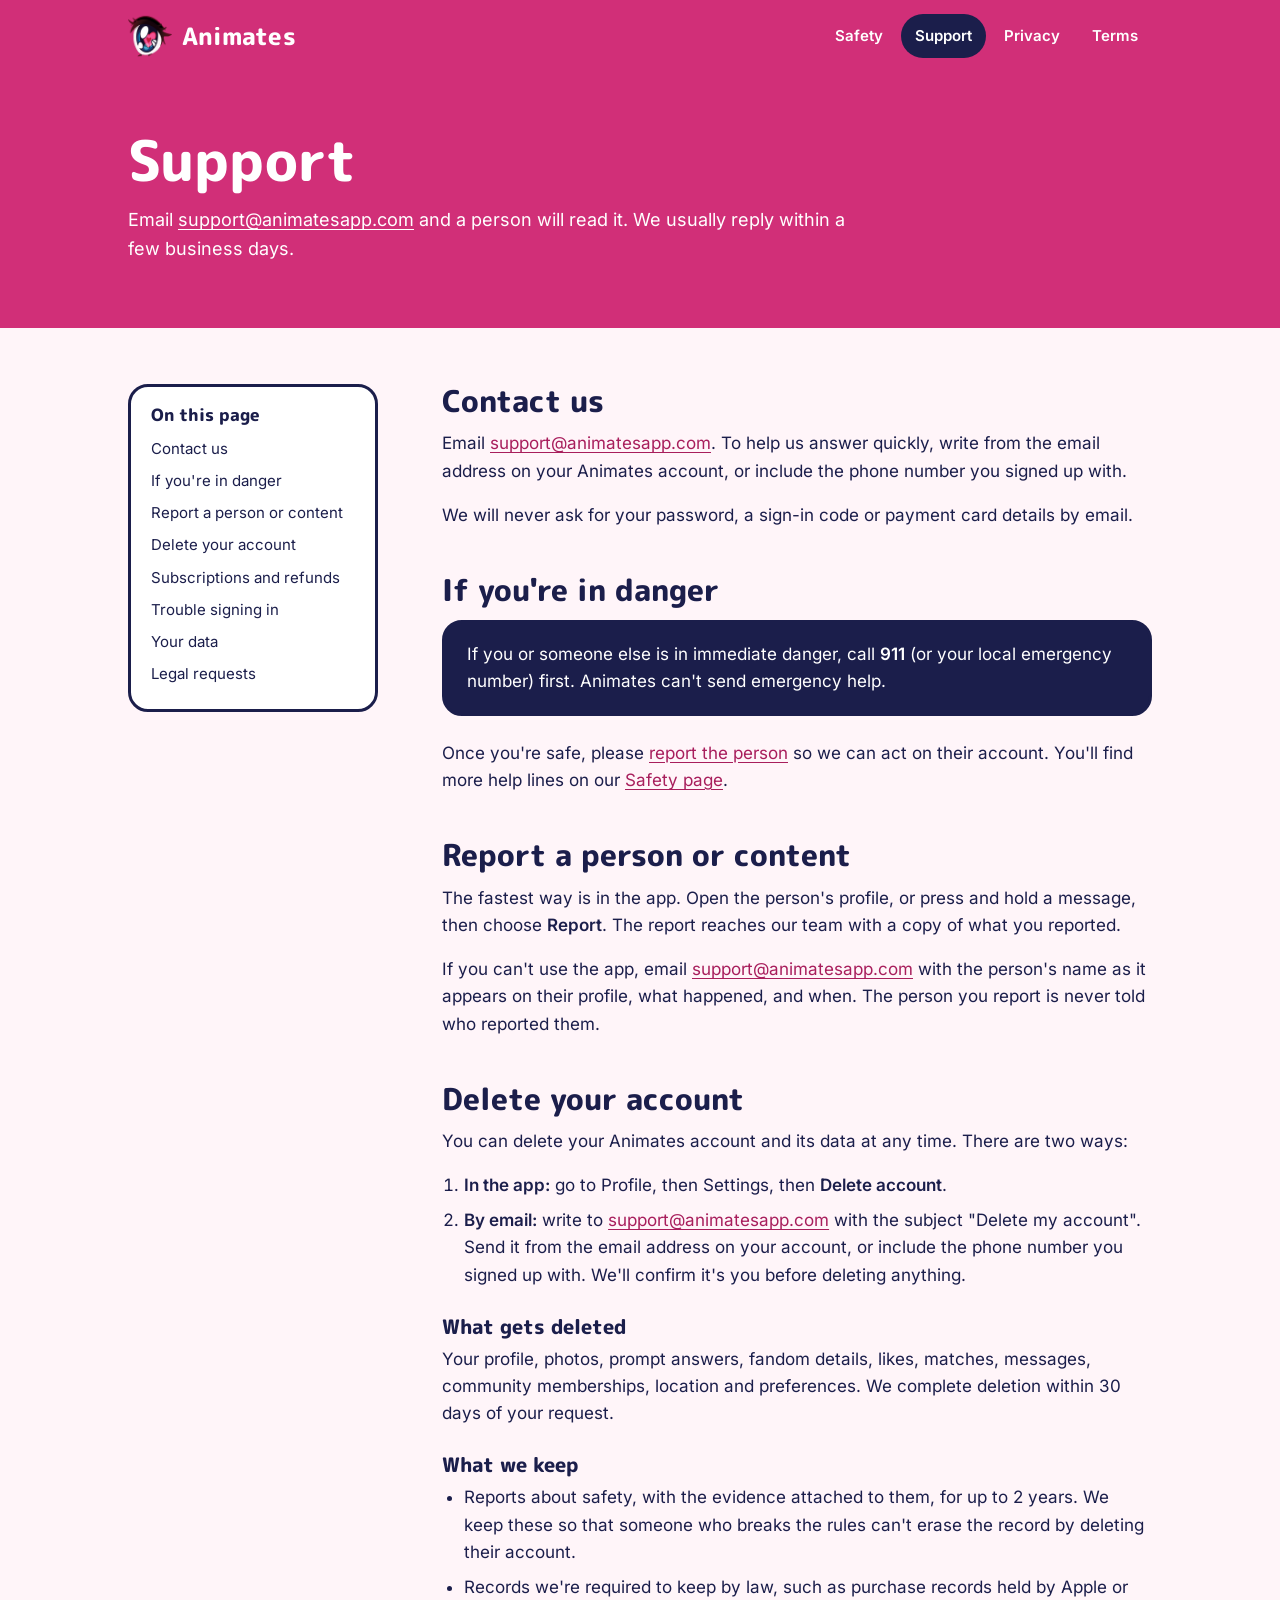
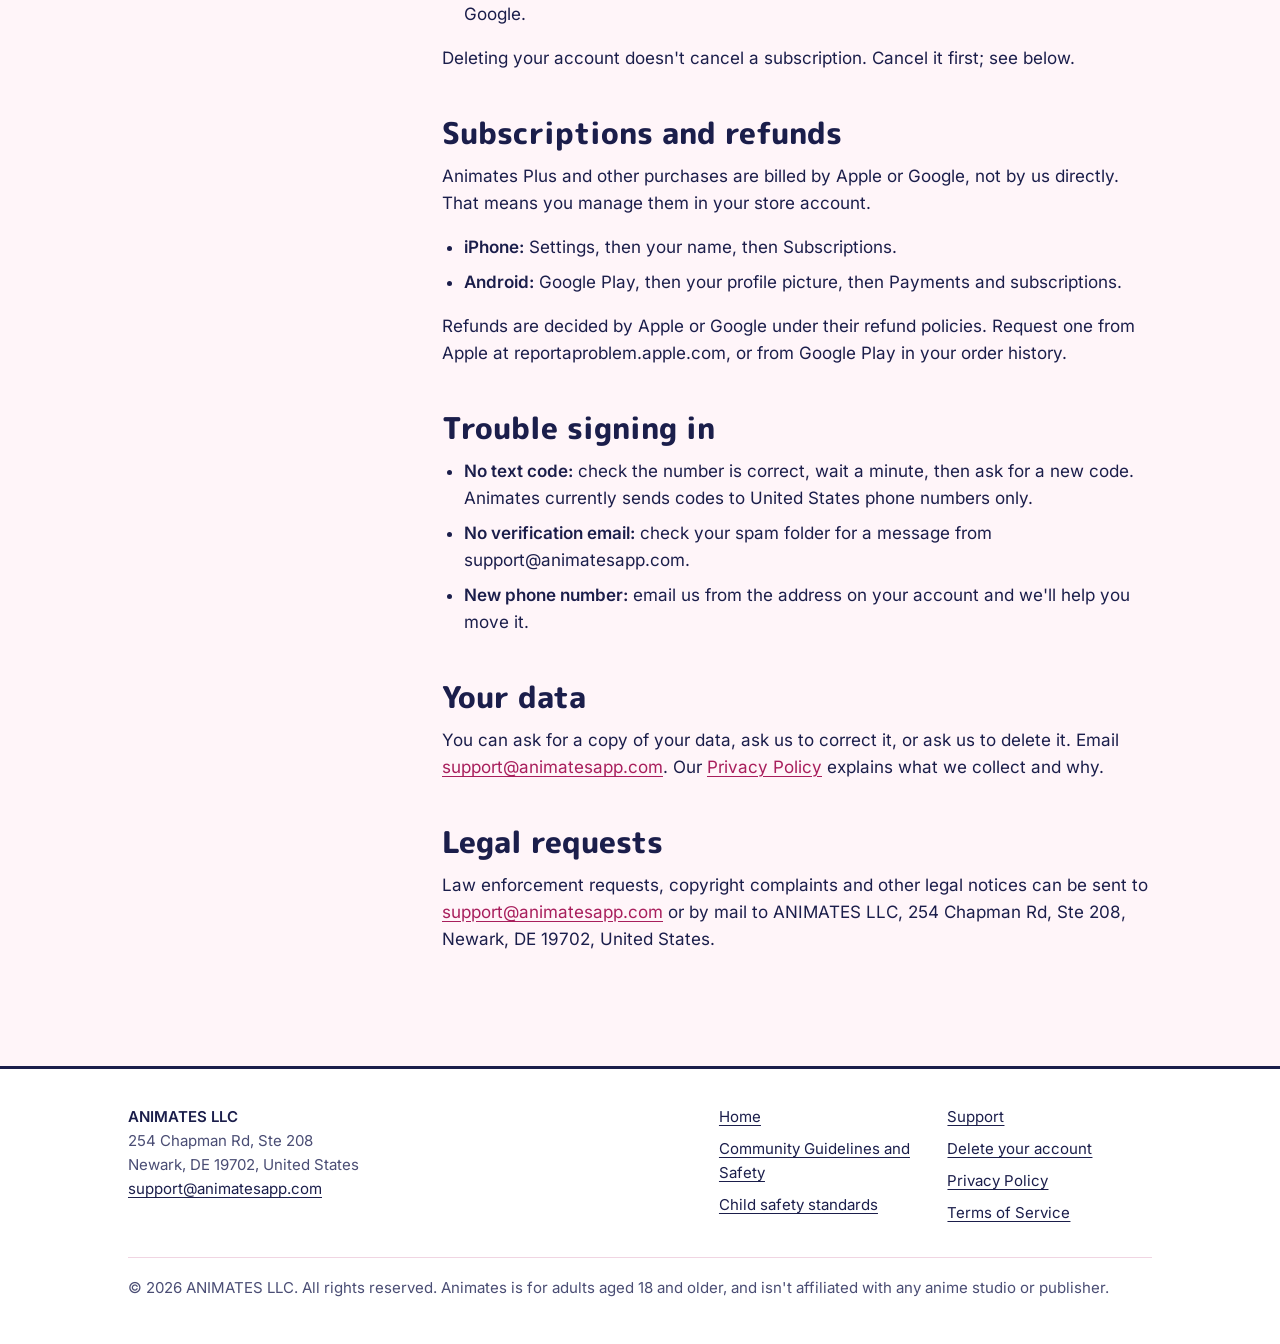
<file: support.html>
<!doctype html>
<html lang="en">
<head>
<meta charset="utf-8">
<meta name="viewport" content="width=device-width, initial-scale=1">
<title>Support | Animates</title>
<meta name="description" content="Contact Animates support, delete your account, manage subscriptions and get help signing in.">
<meta name="theme-color" content="#D12F78">
<link rel="canonical" href="https://animatesapp.com/support.html">
<link rel="icon" type="image/png" href="assets/favicon.png">
<link rel="apple-touch-icon" href="assets/apple-touch-icon.png">
<meta property="og:title" content="Support | Animates">
<meta property="og:description" content="Contact Animates support, delete your account, manage subscriptions and get help signing in.">
<meta property="og:type" content="website">
<meta property="og:url" content="https://animatesapp.com/support.html">
<meta property="og:image" content="https://animatesapp.com/assets/share.png">
<link rel="stylesheet" href="assets/site.css">
</head>
<body>
<a class="skip" href="#main">Skip to content</a>
<header class="site-head">
  <div class="wrap">
    <a class="brand" href="./"><img src="assets/eye-96.png" width="44" height="44" alt="">Animates</a>
    <nav class="nav" aria-label="Main"><a href="safety.html">Safety</a><a href="support.html" aria-current="page">Support</a><a href="privacy.html">Privacy</a><a href="terms.html">Terms</a></nav>
  </div>
</header>
<main id="main">
<section class="doc-head">
  <div class="wrap">
    <h1>Support</h1>
    <p>Email <a href="mailto:support@animatesapp.com" style="color:#fff">support@animatesapp.com</a> and a person will read it. We usually reply within a few business days.</p>
  </div>
</section>
<div class="wrap doc">
  <nav class="toc" aria-label="On this page">
    <h2>On this page</h2>
    <ol>
      <li><a href="#contact">Contact us</a></li>
      <li><a href="#emergency">If you're in danger</a></li>
      <li><a href="#report">Report a person or content</a></li>
      <li><a href="#delete-account">Delete your account</a></li>
      <li><a href="#subscriptions">Subscriptions and refunds</a></li>
      <li><a href="#sign-in">Trouble signing in</a></li>
      <li><a href="#data">Your data</a></li>
      <li><a href="#legal">Legal requests</a></li>
    </ol>
  </nav>
  <div class="doc-body">
    <h2 id="contact">Contact us</h2>
    <p>Email <a href="mailto:support@animatesapp.com">support@animatesapp.com</a>. To help us answer quickly, write from the email address on your Animates account, or include the phone number you signed up with.</p>
    <p>We will never ask for your password, a sign-in code or payment card details by email.</p>

    <h2 id="emergency">If you're in danger</h2>
    <div class="note urgent">
      <p>If you or someone else is in immediate danger, call <strong>911</strong> (or your local emergency number) first. Animates can't send emergency help.</p>
    </div>
    <p>Once you're safe, please <a href="#report">report the person</a> so we can act on their account. You'll find more help lines on our <a href="safety.html#help">Safety page</a>.</p>

    <h2 id="report">Report a person or content</h2>
    <p>The fastest way is in the app. Open the person's profile, or press and hold a message, then choose <strong>Report</strong>. The report reaches our team with a copy of what you reported.</p>
    <p>If you can't use the app, email <a href="mailto:support@animatesapp.com">support@animatesapp.com</a> with the person's name as it appears on their profile, what happened, and when. The person you report is never told who reported them.</p>

    <h2 id="delete-account">Delete your account</h2>
    <p>You can delete your Animates account and its data at any time. There are two ways:</p>
    <ol>
      <li><strong>In the app:</strong> go to Profile, then Settings, then <strong>Delete account</strong>.</li>
      <li><strong>By email:</strong> write to <a href="mailto:support@animatesapp.com?subject=Delete%20my%20account">support@animatesapp.com</a> with the subject "Delete my account". Send it from the email address on your account, or include the phone number you signed up with. We'll confirm it's you before deleting anything.</li>
    </ol>
    <h3>What gets deleted</h3>
    <p>Your profile, photos, prompt answers, fandom details, likes, matches, messages, community memberships, location and preferences. We complete deletion within 30 days of your request.</p>
    <h3>What we keep</h3>
    <ul>
      <li>Reports about safety, with the evidence attached to them, for up to 2 years. We keep these so that someone who breaks the rules can't erase the record by deleting their account.</li>
      <li>Records we're required to keep by law, such as purchase records held by Apple or Google.</li>
    </ul>
    <p>Deleting your account doesn't cancel a subscription. Cancel it first; see below.</p>

    <h2 id="subscriptions">Subscriptions and refunds</h2>
    <p>Animates Plus and other purchases are billed by Apple or Google, not by us directly. That means you manage them in your store account.</p>
    <ul>
      <li><strong>iPhone:</strong> Settings, then your name, then Subscriptions.</li>
      <li><strong>Android:</strong> Google Play, then your profile picture, then Payments and subscriptions.</li>
    </ul>
    <p>Refunds are decided by Apple or Google under their refund policies. Request one from Apple at reportaproblem.apple.com, or from Google Play in your order history.</p>

    <h2 id="sign-in">Trouble signing in</h2>
    <ul>
      <li><strong>No text code:</strong> check the number is correct, wait a minute, then ask for a new code. Animates currently sends codes to United States phone numbers only.</li>
      <li><strong>No verification email:</strong> check your spam folder for a message from support@animatesapp.com.</li>
      <li><strong>New phone number:</strong> email us from the address on your account and we'll help you move it.</li>
    </ul>

    <h2 id="data">Your data</h2>
    <p>You can ask for a copy of your data, ask us to correct it, or ask us to delete it. Email <a href="mailto:support@animatesapp.com">support@animatesapp.com</a>. Our <a href="privacy.html">Privacy Policy</a> explains what we collect and why.</p>

    <h2 id="legal">Legal requests</h2>
    <p>Law enforcement requests, copyright complaints and other legal notices can be sent to <a href="mailto:support@animatesapp.com">support@animatesapp.com</a> or by mail to ANIMATES LLC, 254 Chapman Rd, Ste 208, Newark, DE 19702, United States.</p>
  </div>
</div>

</main>
<footer class="site-foot">
  <div class="wrap">
    <address>
      <strong>ANIMATES LLC</strong><br>
      254 Chapman Rd, Ste 208<br>
      Newark, DE 19702, United States<br>
      <a href="mailto:support@animatesapp.com">support@animatesapp.com</a>
    </address>
    <ul>
      <li><a href="./">Home</a></li>
      <li><a href="safety.html">Community Guidelines and Safety</a></li>
      <li><a href="safety.html#child-safety">Child safety standards</a></li>
      <li><a href="support.html">Support</a></li>
      <li><a href="support.html#delete-account">Delete your account</a></li>
      <li><a href="privacy.html">Privacy Policy</a></li>
      <li><a href="terms.html">Terms of Service</a></li>
    </ul>
    <p class="copy">© 2026 ANIMATES LLC. All rights reserved. Animates is for adults aged 18 and older, and isn't affiliated with any anime studio or publisher.</p>
  </div>
</footer>
</body>
</html>
</file>
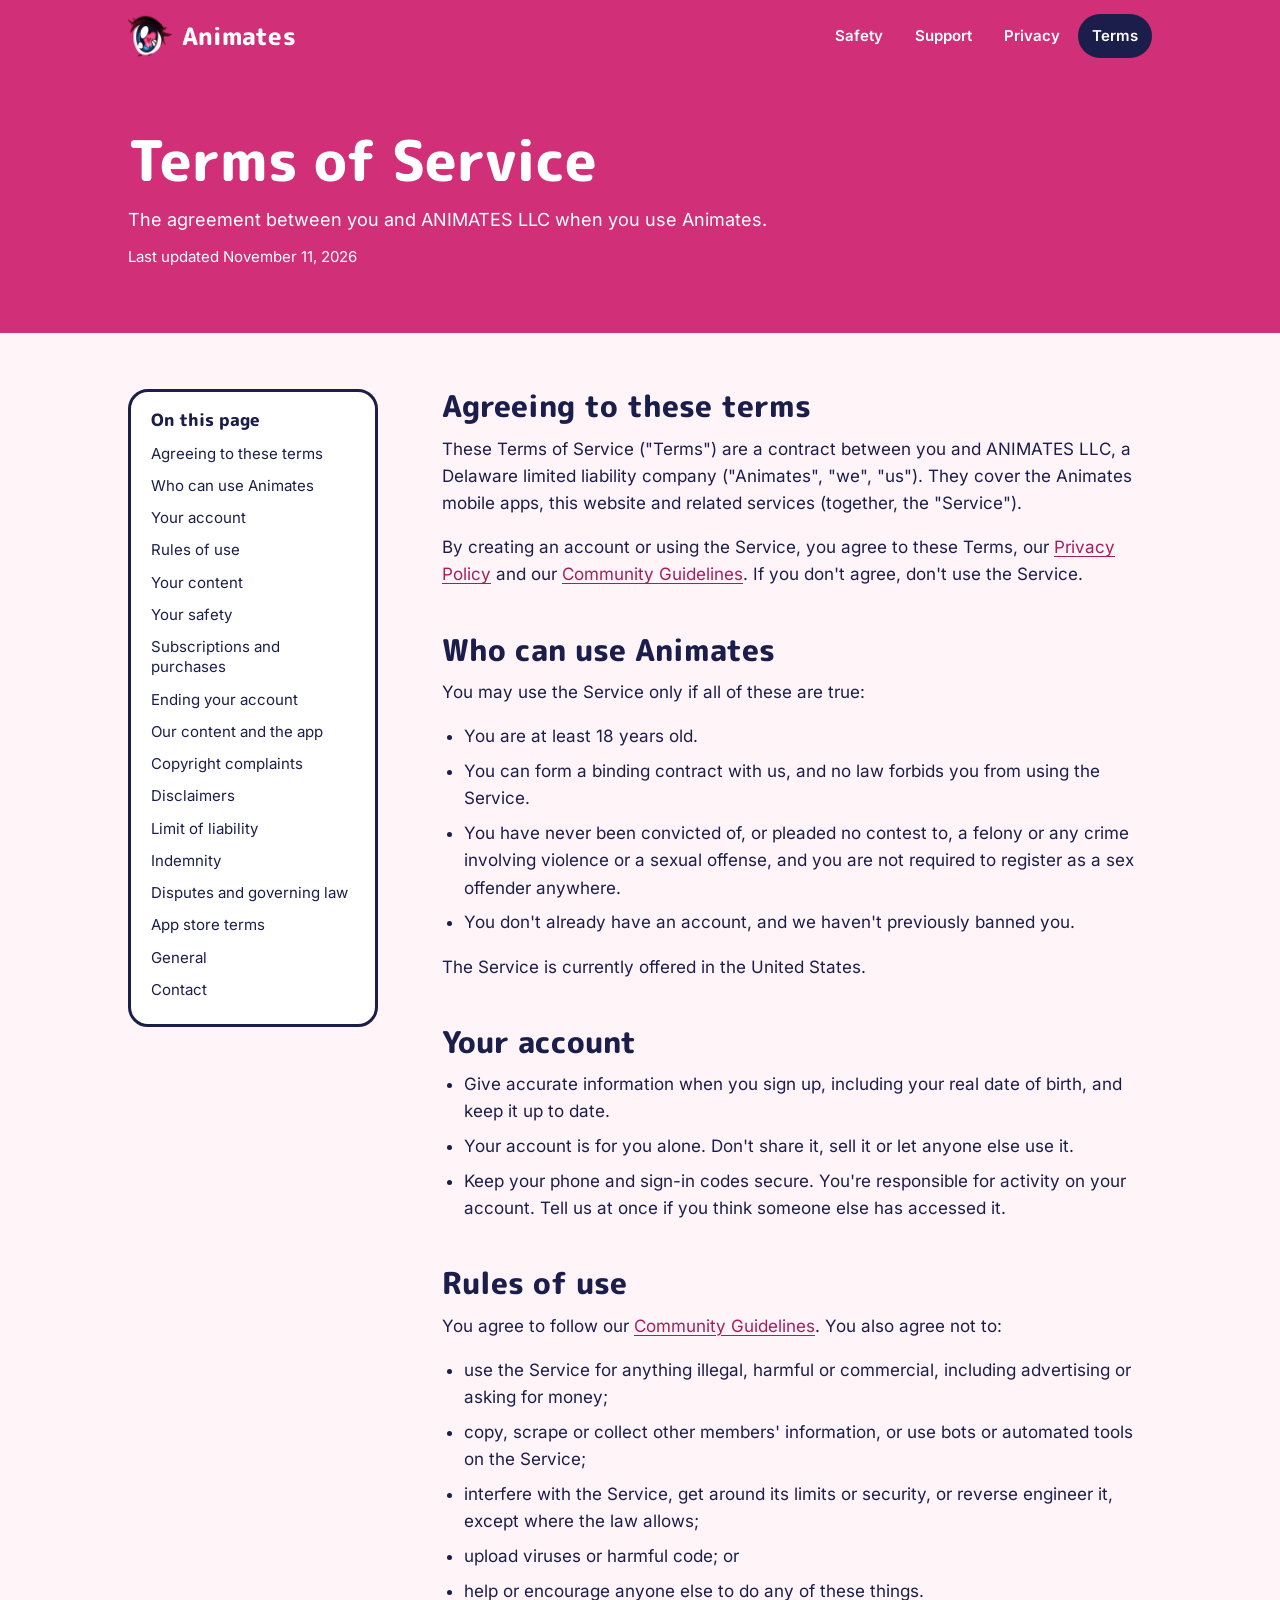
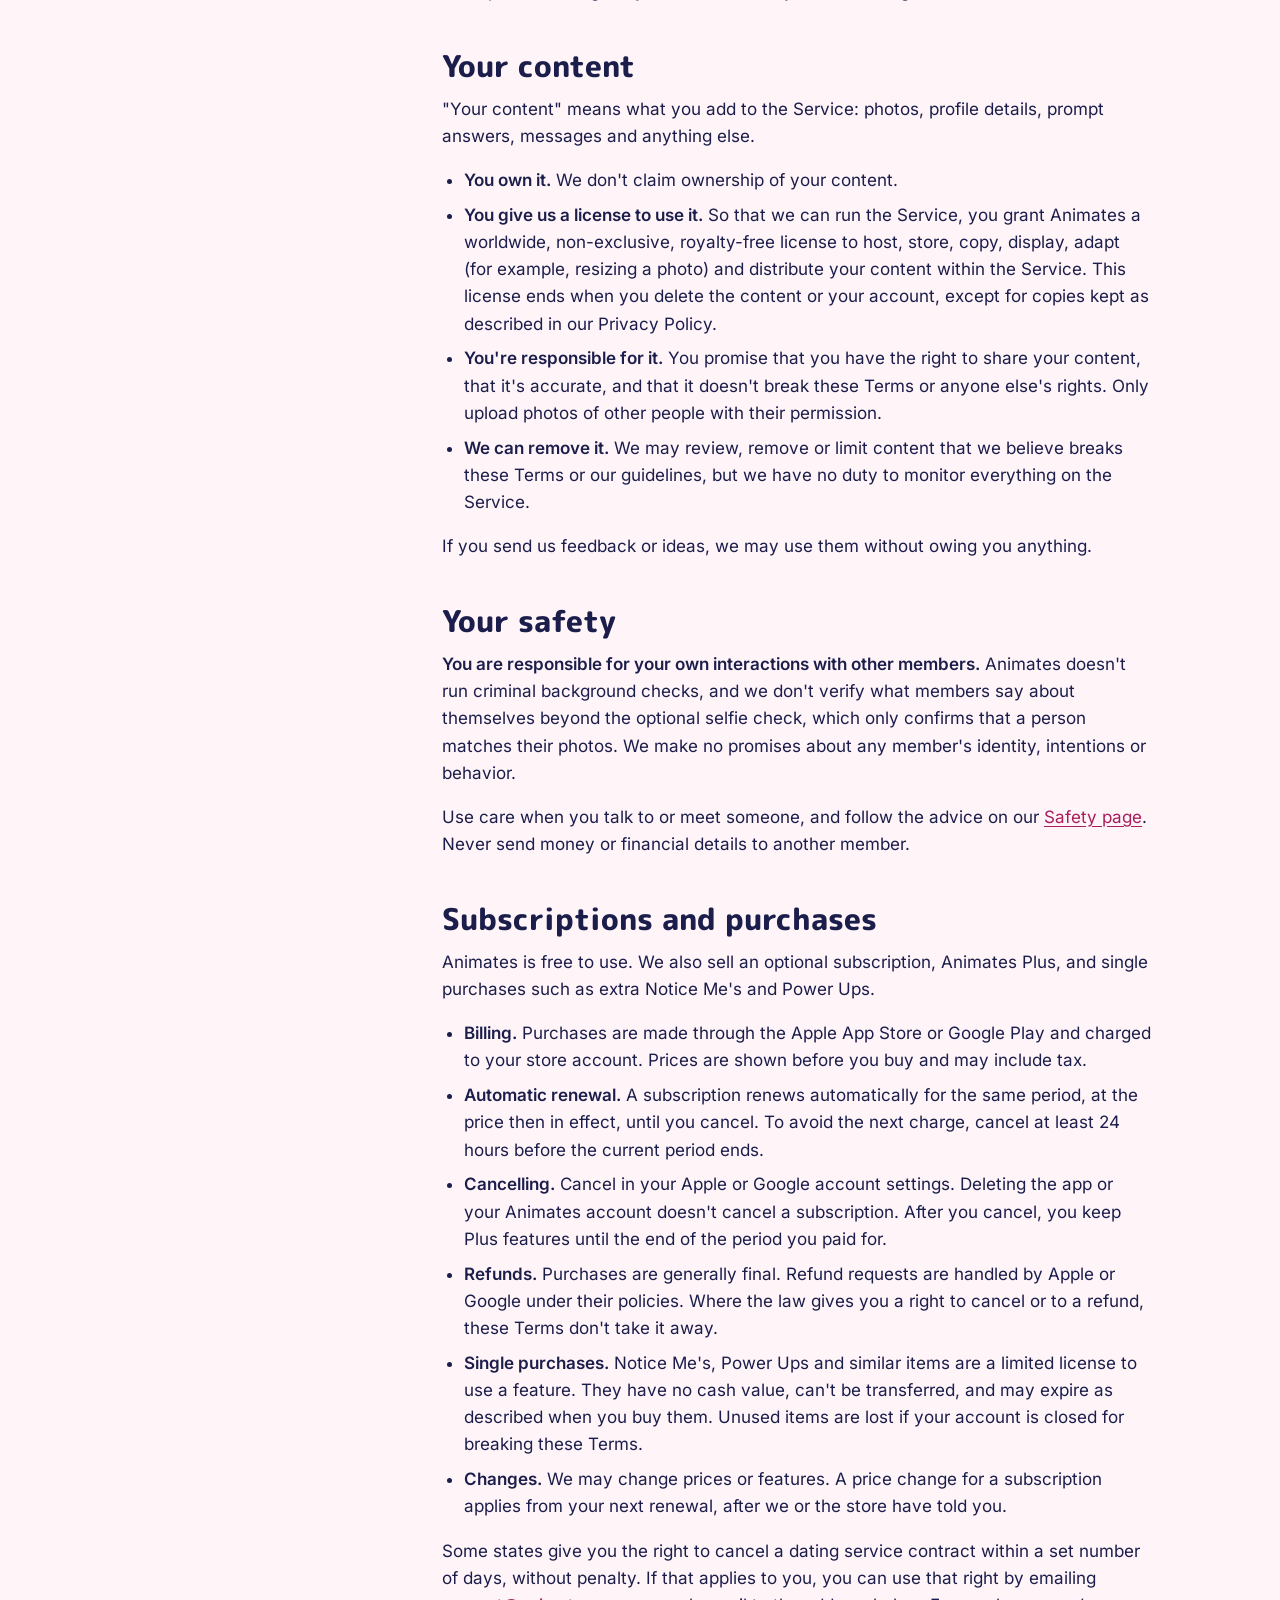
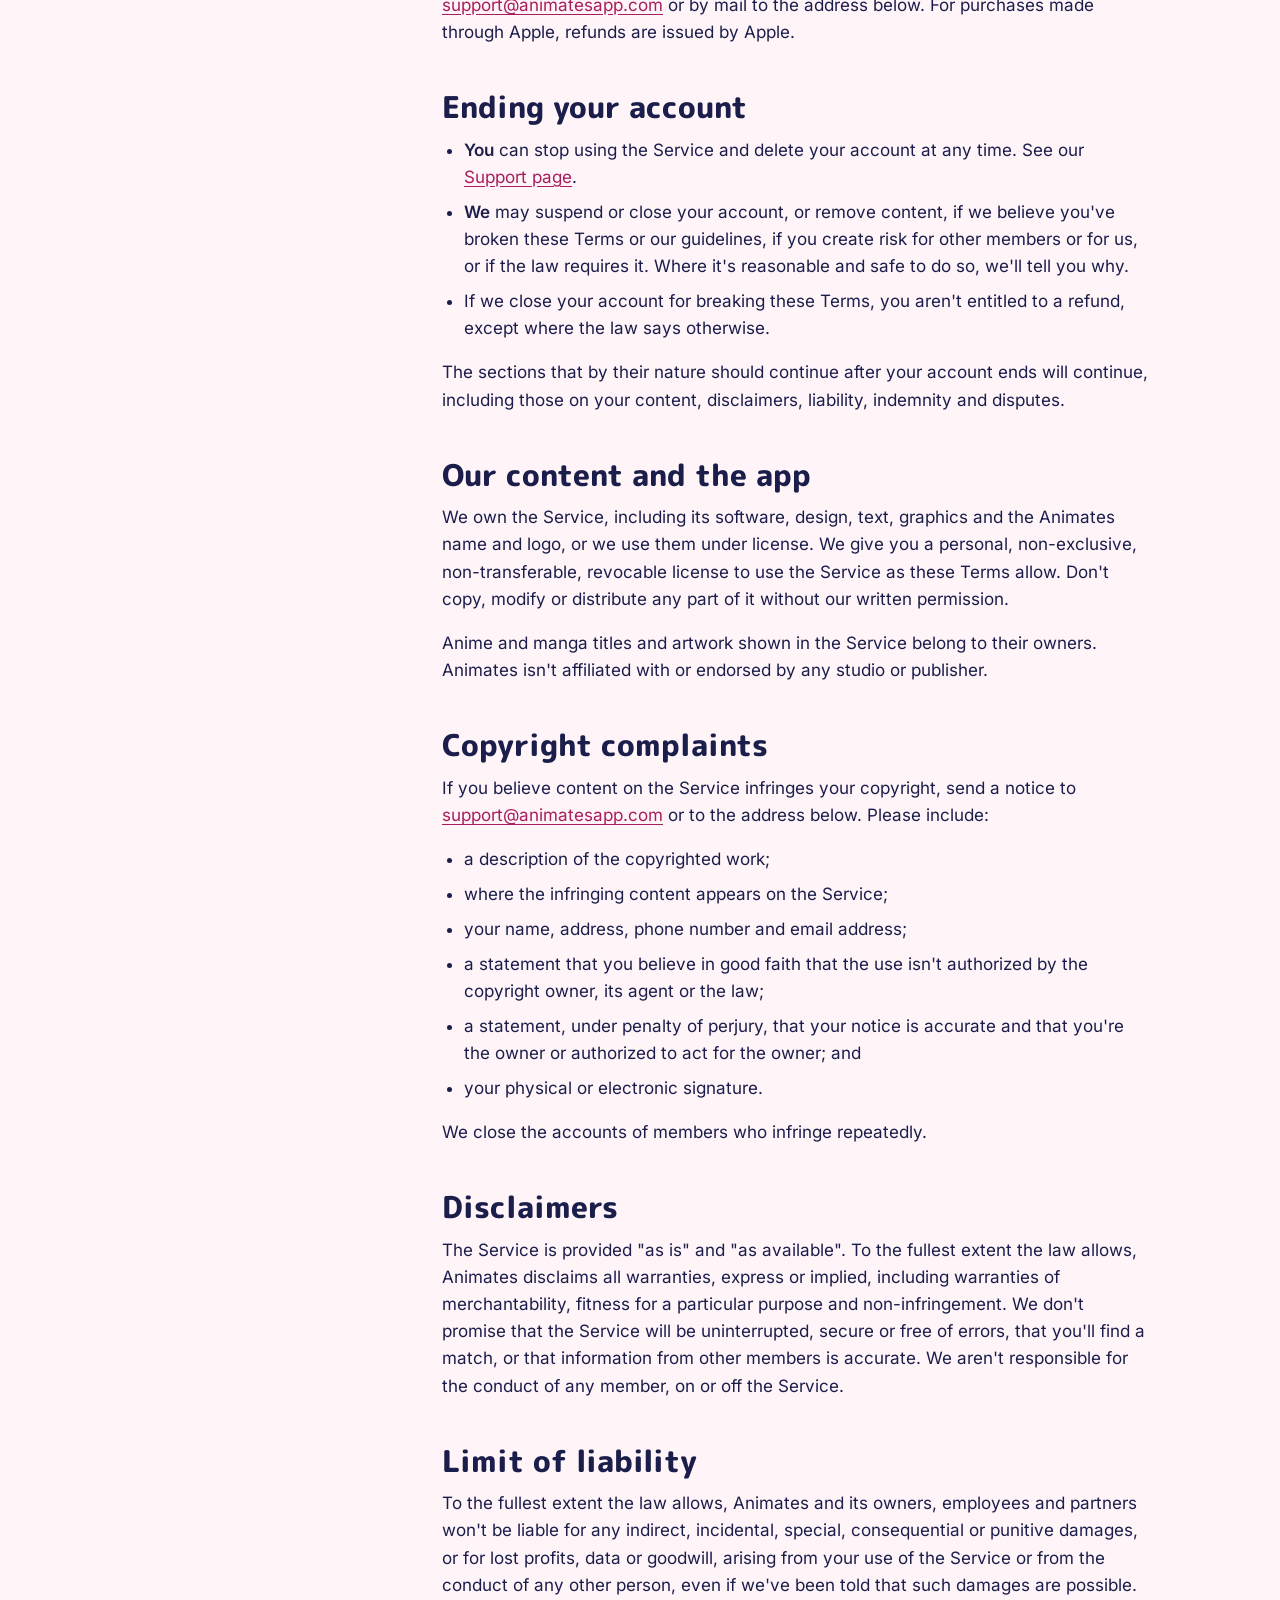
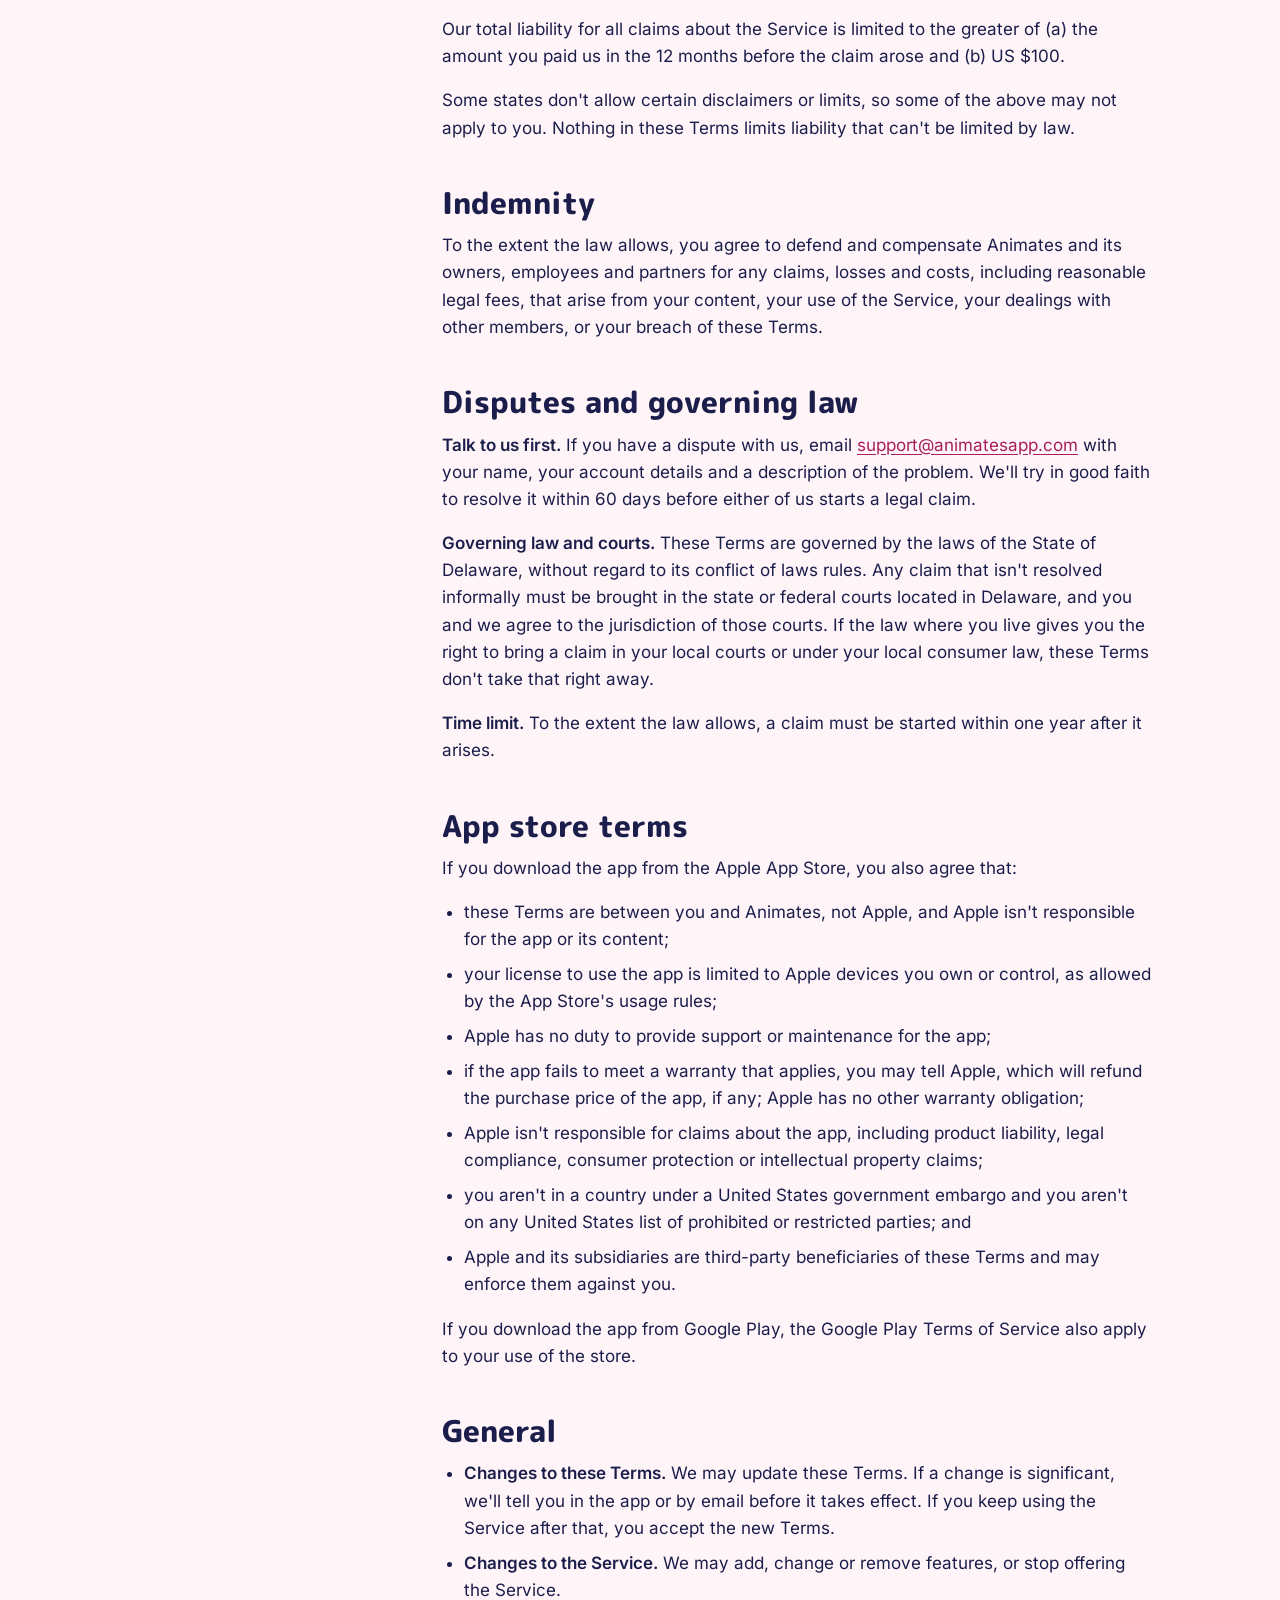
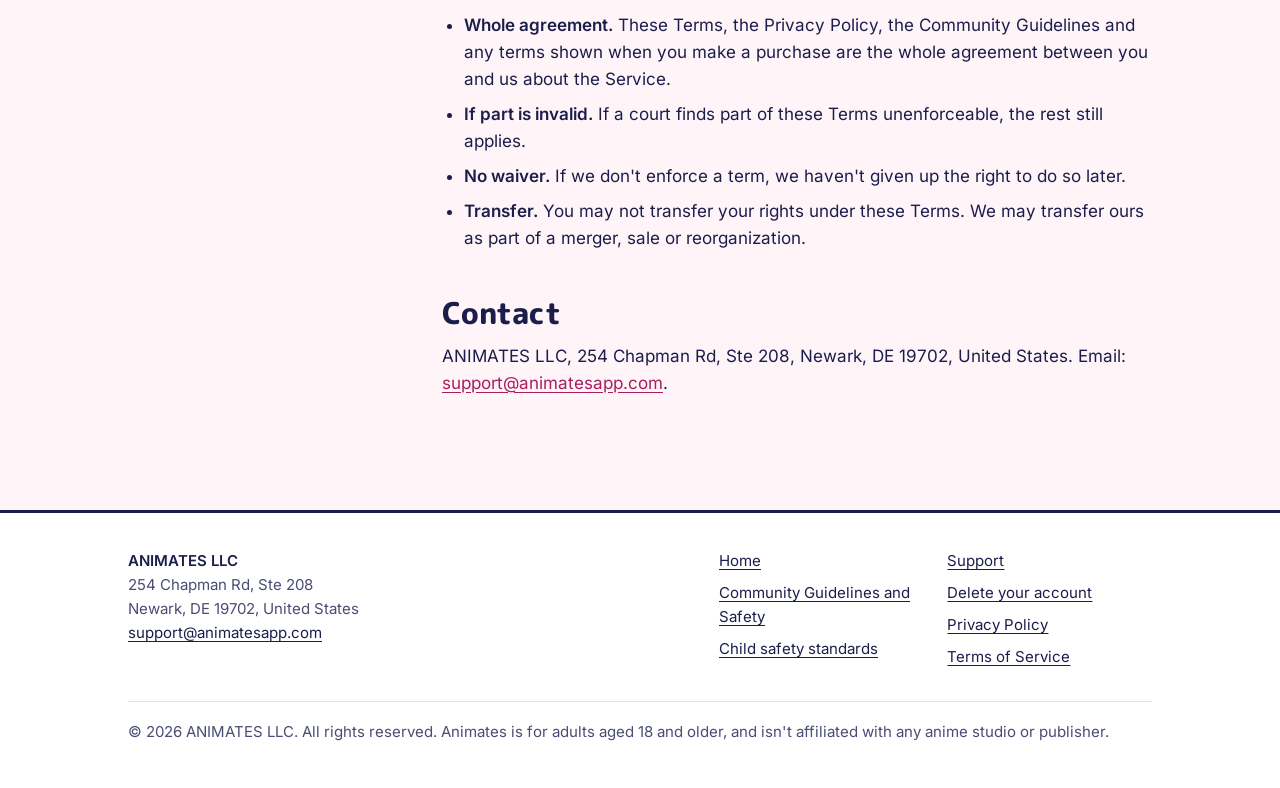
<file: terms.html>
<!doctype html>
<html lang="en">
<head>
<meta charset="utf-8">
<meta name="viewport" content="width=device-width, initial-scale=1">
<title>Terms of Service | Animates</title>
<meta name="description" content="The agreement between you and ANIMATES LLC when you use Animates.">
<meta name="theme-color" content="#D12F78">
<link rel="canonical" href="https://animatesapp.com/terms.html">
<link rel="icon" type="image/png" href="assets/favicon.png">
<link rel="apple-touch-icon" href="assets/apple-touch-icon.png">
<meta property="og:title" content="Terms of Service | Animates">
<meta property="og:description" content="The agreement between you and ANIMATES LLC when you use Animates.">
<meta property="og:type" content="website">
<meta property="og:url" content="https://animatesapp.com/terms.html">
<meta property="og:image" content="https://animatesapp.com/assets/share.png">
<link rel="stylesheet" href="assets/site.css">
</head>
<body>
<a class="skip" href="#main">Skip to content</a>
<header class="site-head">
  <div class="wrap">
    <a class="brand" href="./"><img src="assets/eye-96.png" width="44" height="44" alt="">Animates</a>
    <nav class="nav" aria-label="Main"><a href="safety.html">Safety</a><a href="support.html">Support</a><a href="privacy.html">Privacy</a><a href="terms.html" aria-current="page">Terms</a></nav>
  </div>
</header>
<main id="main">
<section class="doc-head">
  <div class="wrap">
    <h1>Terms of Service</h1>
    <p>The agreement between you and ANIMATES LLC when you use Animates.</p>
    <p class="date">Last updated November 11, 2026</p>
  </div>
</section>
<div class="wrap doc">
  <nav class="toc" aria-label="On this page">
    <h2>On this page</h2>
    <ol>
      <li><a href="#agreement">Agreeing to these terms</a></li>
      <li><a href="#eligibility">Who can use Animates</a></li>
      <li><a href="#account">Your account</a></li>
      <li><a href="#rules">Rules of use</a></li>
      <li><a href="#content">Your content</a></li>
      <li><a href="#safety">Your safety</a></li>
      <li><a href="#purchases">Subscriptions and purchases</a></li>
      <li><a href="#ending">Ending your account</a></li>
      <li><a href="#ours">Our content and the app</a></li>
      <li><a href="#copyright">Copyright complaints</a></li>
      <li><a href="#disclaimers">Disclaimers</a></li>
      <li><a href="#liability">Limit of liability</a></li>
      <li><a href="#indemnity">Indemnity</a></li>
      <li><a href="#disputes">Disputes and governing law</a></li>
      <li><a href="#stores">App store terms</a></li>
      <li><a href="#general">General</a></li>
      <li><a href="#contact">Contact</a></li>
    </ol>
  </nav>
  <div class="doc-body">
    <h2 id="agreement">Agreeing to these terms</h2>
    <p>These Terms of Service ("Terms") are a contract between you and ANIMATES LLC, a Delaware limited liability company ("Animates", "we", "us"). They cover the Animates mobile apps, this website and related services (together, the "Service").</p>
    <p>By creating an account or using the Service, you agree to these Terms, our <a href="privacy.html">Privacy Policy</a> and our <a href="safety.html">Community Guidelines</a>. If you don't agree, don't use the Service.</p>

    <h2 id="eligibility">Who can use Animates</h2>
    <p>You may use the Service only if all of these are true:</p>
    <ul>
      <li>You are at least 18 years old.</li>
      <li>You can form a binding contract with us, and no law forbids you from using the Service.</li>
      <li>You have never been convicted of, or pleaded no contest to, a felony or any crime involving violence or a sexual offense, and you are not required to register as a sex offender anywhere.</li>
      <li>You don't already have an account, and we haven't previously banned you.</li>
    </ul>
    <p>The Service is currently offered in the United States.</p>

    <h2 id="account">Your account</h2>
    <ul>
      <li>Give accurate information when you sign up, including your real date of birth, and keep it up to date.</li>
      <li>Your account is for you alone. Don't share it, sell it or let anyone else use it.</li>
      <li>Keep your phone and sign-in codes secure. You're responsible for activity on your account. Tell us at once if you think someone else has accessed it.</li>
    </ul>

    <h2 id="rules">Rules of use</h2>
    <p>You agree to follow our <a href="safety.html">Community Guidelines</a>. You also agree not to:</p>
    <ul>
      <li>use the Service for anything illegal, harmful or commercial, including advertising or asking for money;</li>
      <li>copy, scrape or collect other members' information, or use bots or automated tools on the Service;</li>
      <li>interfere with the Service, get around its limits or security, or reverse engineer it, except where the law allows;</li>
      <li>upload viruses or harmful code; or</li>
      <li>help or encourage anyone else to do any of these things.</li>
    </ul>

    <h2 id="content">Your content</h2>
    <p>"Your content" means what you add to the Service: photos, profile details, prompt answers, messages and anything else.</p>
    <ul>
      <li><strong>You own it.</strong> We don't claim ownership of your content.</li>
      <li><strong>You give us a license to use it.</strong> So that we can run the Service, you grant Animates a worldwide, non-exclusive, royalty-free license to host, store, copy, display, adapt (for example, resizing a photo) and distribute your content within the Service. This license ends when you delete the content or your account, except for copies kept as described in our Privacy Policy.</li>
      <li><strong>You're responsible for it.</strong> You promise that you have the right to share your content, that it's accurate, and that it doesn't break these Terms or anyone else's rights. Only upload photos of other people with their permission.</li>
      <li><strong>We can remove it.</strong> We may review, remove or limit content that we believe breaks these Terms or our guidelines, but we have no duty to monitor everything on the Service.</li>
    </ul>
    <p>If you send us feedback or ideas, we may use them without owing you anything.</p>

    <h2 id="safety">Your safety</h2>
    <p><strong>You are responsible for your own interactions with other members.</strong> Animates doesn't run criminal background checks, and we don't verify what members say about themselves beyond the optional selfie check, which only confirms that a person matches their photos. We make no promises about any member's identity, intentions or behavior.</p>
    <p>Use care when you talk to or meet someone, and follow the advice on our <a href="safety.html#meeting">Safety page</a>. Never send money or financial details to another member.</p>

    <h2 id="purchases">Subscriptions and purchases</h2>
    <p>Animates is free to use. We also sell an optional subscription, Animates Plus, and single purchases such as extra Notice Me's and Power Ups.</p>
    <ul>
      <li><strong>Billing.</strong> Purchases are made through the Apple App Store or Google Play and charged to your store account. Prices are shown before you buy and may include tax.</li>
      <li><strong>Automatic renewal.</strong> A subscription renews automatically for the same period, at the price then in effect, until you cancel. To avoid the next charge, cancel at least 24 hours before the current period ends.</li>
      <li><strong>Cancelling.</strong> Cancel in your Apple or Google account settings. Deleting the app or your Animates account doesn't cancel a subscription. After you cancel, you keep Plus features until the end of the period you paid for.</li>
      <li><strong>Refunds.</strong> Purchases are generally final. Refund requests are handled by Apple or Google under their policies. Where the law gives you a right to cancel or to a refund, these Terms don't take it away.</li>
      <li><strong>Single purchases.</strong> Notice Me's, Power Ups and similar items are a limited license to use a feature. They have no cash value, can't be transferred, and may expire as described when you buy them. Unused items are lost if your account is closed for breaking these Terms.</li>
      <li><strong>Changes.</strong> We may change prices or features. A price change for a subscription applies from your next renewal, after we or the store have told you.</li>
    </ul>
    <p>Some states give you the right to cancel a dating service contract within a set number of days, without penalty. If that applies to you, you can use that right by emailing <a href="mailto:support@animatesapp.com">support@animatesapp.com</a> or by mail to the address below. For purchases made through Apple, refunds are issued by Apple.</p>

    <h2 id="ending">Ending your account</h2>
    <ul>
      <li><strong>You</strong> can stop using the Service and delete your account at any time. See our <a href="support.html#delete-account">Support page</a>.</li>
      <li><strong>We</strong> may suspend or close your account, or remove content, if we believe you've broken these Terms or our guidelines, if you create risk for other members or for us, or if the law requires it. Where it's reasonable and safe to do so, we'll tell you why.</li>
      <li>If we close your account for breaking these Terms, you aren't entitled to a refund, except where the law says otherwise.</li>
    </ul>
    <p>The sections that by their nature should continue after your account ends will continue, including those on your content, disclaimers, liability, indemnity and disputes.</p>

    <h2 id="ours">Our content and the app</h2>
    <p>We own the Service, including its software, design, text, graphics and the Animates name and logo, or we use them under license. We give you a personal, non-exclusive, non-transferable, revocable license to use the Service as these Terms allow. Don't copy, modify or distribute any part of it without our written permission.</p>
    <p>Anime and manga titles and artwork shown in the Service belong to their owners. Animates isn't affiliated with or endorsed by any studio or publisher.</p>

    <h2 id="copyright">Copyright complaints</h2>
    <p>If you believe content on the Service infringes your copyright, send a notice to <a href="mailto:support@animatesapp.com">support@animatesapp.com</a> or to the address below. Please include:</p>
    <ul>
      <li>a description of the copyrighted work;</li>
      <li>where the infringing content appears on the Service;</li>
      <li>your name, address, phone number and email address;</li>
      <li>a statement that you believe in good faith that the use isn't authorized by the copyright owner, its agent or the law;</li>
      <li>a statement, under penalty of perjury, that your notice is accurate and that you're the owner or authorized to act for the owner; and</li>
      <li>your physical or electronic signature.</li>
    </ul>
    <p>We close the accounts of members who infringe repeatedly.</p>

    <h2 id="disclaimers">Disclaimers</h2>
    <p>The Service is provided "as is" and "as available". To the fullest extent the law allows, Animates disclaims all warranties, express or implied, including warranties of merchantability, fitness for a particular purpose and non-infringement. We don't promise that the Service will be uninterrupted, secure or free of errors, that you'll find a match, or that information from other members is accurate. We aren't responsible for the conduct of any member, on or off the Service.</p>

    <h2 id="liability">Limit of liability</h2>
    <p>To the fullest extent the law allows, Animates and its owners, employees and partners won't be liable for any indirect, incidental, special, consequential or punitive damages, or for lost profits, data or goodwill, arising from your use of the Service or from the conduct of any other person, even if we've been told that such damages are possible.</p>
    <p>Our total liability for all claims about the Service is limited to the greater of (a) the amount you paid us in the 12 months before the claim arose and (b) US $100.</p>
    <p>Some states don't allow certain disclaimers or limits, so some of the above may not apply to you. Nothing in these Terms limits liability that can't be limited by law.</p>

    <h2 id="indemnity">Indemnity</h2>
    <p>To the extent the law allows, you agree to defend and compensate Animates and its owners, employees and partners for any claims, losses and costs, including reasonable legal fees, that arise from your content, your use of the Service, your dealings with other members, or your breach of these Terms.</p>

    <h2 id="disputes">Disputes and governing law</h2>
    <p><strong>Talk to us first.</strong> If you have a dispute with us, email <a href="mailto:support@animatesapp.com">support@animatesapp.com</a> with your name, your account details and a description of the problem. We'll try in good faith to resolve it within 60 days before either of us starts a legal claim.</p>
    <p><strong>Governing law and courts.</strong> These Terms are governed by the laws of the State of Delaware, without regard to its conflict of laws rules. Any claim that isn't resolved informally must be brought in the state or federal courts located in Delaware, and you and we agree to the jurisdiction of those courts. If the law where you live gives you the right to bring a claim in your local courts or under your local consumer law, these Terms don't take that right away.</p>
    <p><strong>Time limit.</strong> To the extent the law allows, a claim must be started within one year after it arises.</p>

    <h2 id="stores">App store terms</h2>
    <p>If you download the app from the Apple App Store, you also agree that:</p>
    <ul>
      <li>these Terms are between you and Animates, not Apple, and Apple isn't responsible for the app or its content;</li>
      <li>your license to use the app is limited to Apple devices you own or control, as allowed by the App Store's usage rules;</li>
      <li>Apple has no duty to provide support or maintenance for the app;</li>
      <li>if the app fails to meet a warranty that applies, you may tell Apple, which will refund the purchase price of the app, if any; Apple has no other warranty obligation;</li>
      <li>Apple isn't responsible for claims about the app, including product liability, legal compliance, consumer protection or intellectual property claims;</li>
      <li>you aren't in a country under a United States government embargo and you aren't on any United States list of prohibited or restricted parties; and</li>
      <li>Apple and its subsidiaries are third-party beneficiaries of these Terms and may enforce them against you.</li>
    </ul>
    <p>If you download the app from Google Play, the Google Play Terms of Service also apply to your use of the store.</p>

    <h2 id="general">General</h2>
    <ul>
      <li><strong>Changes to these Terms.</strong> We may update these Terms. If a change is significant, we'll tell you in the app or by email before it takes effect. If you keep using the Service after that, you accept the new Terms.</li>
      <li><strong>Changes to the Service.</strong> We may add, change or remove features, or stop offering the Service.</li>
      <li><strong>Whole agreement.</strong> These Terms, the Privacy Policy, the Community Guidelines and any terms shown when you make a purchase are the whole agreement between you and us about the Service.</li>
      <li><strong>If part is invalid.</strong> If a court finds part of these Terms unenforceable, the rest still applies.</li>
      <li><strong>No waiver.</strong> If we don't enforce a term, we haven't given up the right to do so later.</li>
      <li><strong>Transfer.</strong> You may not transfer your rights under these Terms. We may transfer ours as part of a merger, sale or reorganization.</li>
    </ul>

    <h2 id="contact">Contact</h2>
    <p>ANIMATES LLC, 254 Chapman Rd, Ste 208, Newark, DE 19702, United States. Email: <a href="mailto:support@animatesapp.com">support@animatesapp.com</a>.</p>
  </div>
</div>

</main>
<footer class="site-foot">
  <div class="wrap">
    <address>
      <strong>ANIMATES LLC</strong><br>
      254 Chapman Rd, Ste 208<br>
      Newark, DE 19702, United States<br>
      <a href="mailto:support@animatesapp.com">support@animatesapp.com</a>
    </address>
    <ul>
      <li><a href="./">Home</a></li>
      <li><a href="safety.html">Community Guidelines and Safety</a></li>
      <li><a href="safety.html#child-safety">Child safety standards</a></li>
      <li><a href="support.html">Support</a></li>
      <li><a href="support.html#delete-account">Delete your account</a></li>
      <li><a href="privacy.html">Privacy Policy</a></li>
      <li><a href="terms.html">Terms of Service</a></li>
    </ul>
    <p class="copy">© 2026 ANIMATES LLC. All rights reserved. Animates is for adults aged 18 and older, and isn't affiliated with any anime studio or publisher.</p>
  </div>
</footer>
</body>
</html>
</file>
<file: assets/site.css>
/* Animates website styles */
@font-face{font-family:"M PLUS Rounded 1c";font-weight:700;font-style:normal;font-display:swap;src:url("fonts/m-plus-rounded-1c-latin-700-normal.woff2") format("woff2")}
@font-face{font-family:"M PLUS Rounded 1c";font-weight:800;font-style:normal;font-display:swap;src:url("fonts/m-plus-rounded-1c-latin-800-normal.woff2") format("woff2")}
@font-face{font-family:"Inter";font-weight:400;font-style:normal;font-display:swap;src:url("fonts/inter-latin-400-normal.woff2") format("woff2")}
@font-face{font-family:"Inter";font-weight:600;font-style:normal;font-display:swap;src:url("fonts/inter-latin-600-normal.woff2") format("woff2")}

:root{
  --pink:#E8478E;
  --pink-deep:#D12F78;
  --pink-ink:#A81E5C;
  --pink-soft:#FFE3F0;
  --blush:#FFF5F9;
  --navy:#1B1E4B;
  --navy-soft:#4A4D74;
  --teal:#1C7C99;
  --teal-soft:#DDF3F9;
  --white:#FFFFFF;
  --line:#F0D5E2;
  --display:"M PLUS Rounded 1c","Hiragino Maru Gothic ProN","Arial Rounded MT Bold",system-ui,sans-serif;
  --body:"Inter",system-ui,-apple-system,"Segoe UI",sans-serif;
  --wrap:1120px;
  --gutter:clamp(20px,5vw,48px);
}

*,*::before,*::after{box-sizing:border-box}
html{-webkit-text-size-adjust:100%;scroll-behavior:smooth}
body{margin:0;background:var(--blush);color:var(--navy);font-family:var(--body);font-size:17px;line-height:1.6}
img{max-width:100%;height:auto;display:block}
h1,h2,h3{font-family:var(--display);font-weight:800;line-height:1.15;margin:0;color:var(--navy);text-wrap:balance}
p{margin:0 0 1em}
a{color:var(--pink-ink);text-underline-offset:3px}
a:hover{color:var(--navy)}
:focus-visible{outline:3px solid var(--teal);outline-offset:3px;border-radius:6px}
.wrap{max-width:var(--wrap);margin:0 auto;padding-left:var(--gutter);padding-right:var(--gutter)}
.skip{position:absolute;left:-9999px;top:0;background:var(--navy);color:#fff;padding:10px 16px;border-radius:0 0 10px 0;z-index:10}
.skip:focus{left:0}

/* Header */
.site-head{background:var(--pink-deep)}
.site-head .wrap{display:flex;align-items:center;justify-content:space-between;gap:16px;padding-top:14px;padding-bottom:14px;flex-wrap:wrap}
.brand{display:flex;align-items:center;gap:10px;text-decoration:none;color:#fff;font-family:var(--display);font-weight:800;font-size:24px;letter-spacing:.01em}
.brand img{width:44px;height:44px}
.brand:hover{color:#fff}
.nav{display:flex;gap:4px;flex-wrap:wrap}
.nav a{color:#fff;text-decoration:none;font-weight:600;font-size:15px;padding:10px 14px;border-radius:999px}
.nav a:hover,.nav a[aria-current="page"]{background:var(--navy);color:#fff}
.site-head :focus-visible{outline-color:#fff}

/* Hero */
.hero{background:var(--pink-deep);color:#fff;overflow:hidden}
.hero .wrap{display:grid;grid-template-columns:minmax(0,1.35fr) minmax(0,.85fr);gap:clamp(24px,4vw,48px);align-items:center;padding-top:clamp(32px,6vw,72px);padding-bottom:clamp(48px,8vw,104px)}
.hero h1{color:#fff;font-size:clamp(38px,5.6vw,68px);letter-spacing:-.01em;max-width:11em}
.hero p.lede{font-size:clamp(18px,2vw,21px);max-width:34em;margin:22px 0 0;color:#fff}
.hero .status{display:inline-block;margin-top:28px;background:var(--navy);color:#fff;font-weight:600;padding:12px 20px;border-radius:24px;font-size:16px}
.hero .fine{margin:14px 0 0;font-size:15px;color:#fff}
.hero .fine a{color:#fff}
.eye-stage{position:relative;justify-self:center;width:min(100%,460px);aspect-ratio:1}
.eye-stage::before{content:"";position:absolute;inset:6%;background:var(--pink-soft);border-radius:50%}
.eye-stage img{position:relative;width:100%;height:100%;object-fit:contain}
@media (prefers-reduced-motion:no-preference){
  .eye-stage img{animation:blink 7s ease-in-out 1.2s infinite;transform-origin:50% 52%}
  @keyframes blink{0%,94%,100%{transform:scaleY(1)}96.5%{transform:scaleY(.08)}}
}

/* Speech-bubble prompts */
.talk{background:var(--blush);padding:clamp(48px,8vw,96px) 0}
.talk h2{font-size:clamp(28px,4vw,44px);max-width:16em}
.talk .intro{max-width:38em;margin-top:16px;color:var(--navy-soft);font-size:18px}
.bubbles{list-style:none;margin:40px 0 0;padding:0;display:grid;grid-template-columns:repeat(12,minmax(0,1fr));gap:28px 20px}
.bubble{position:relative;background:#fff;border:3px solid var(--navy);border-radius:26px;padding:20px 22px 22px}
.bubble::after{content:"";position:absolute;bottom:-17px;left:38px;width:26px;height:26px;background:#fff;border-right:3px solid var(--navy);border-bottom:3px solid var(--navy);transform:skewX(28deg) rotate(45deg);border-bottom-right-radius:6px}
.bubble .ask{font-weight:600;color:var(--pink-ink);font-size:15px;margin:0 0 6px}
.bubble .say{font-family:var(--display);font-weight:700;font-size:21px;line-height:1.3;margin:0}
.bubble:nth-child(1){grid-column:1 / span 5}
.bubble:nth-child(2){grid-column:6 / span 7;background:var(--navy);border-color:var(--navy)}
.bubble:nth-child(2)::after{background:var(--navy);left:auto;right:44px}
.bubble:nth-child(2) .ask{color:#FFB3D4}
.bubble:nth-child(2) .say{color:#fff}
.bubble:nth-child(3){grid-column:2 / span 6;background:var(--pink-soft)}
.bubble:nth-child(3)::after{background:var(--pink-soft)}
.bubble:nth-child(4){grid-column:8 / span 5}
.bubble:nth-child(4)::after{left:auto;right:44px}

/* Fandom section */
.fandom{background:#fff;padding:clamp(48px,8vw,96px) 0;border-top:3px solid var(--navy);border-bottom:3px solid var(--navy)}
.fandom .wrap{display:grid;grid-template-columns:minmax(0,1fr) minmax(0,1fr);gap:clamp(28px,6vw,72px);align-items:start}
.fandom h2{font-size:clamp(28px,4vw,44px)}
.fandom p{color:var(--navy-soft);font-size:18px;margin-top:16px;max-width:30em}
.chips{list-style:none;margin:0;padding:0;display:flex;flex-wrap:wrap;gap:10px}
.chips li{border:2px solid var(--navy);border-radius:999px;padding:8px 16px;font-weight:600;font-size:16px;background:#fff}
.chips li.on{background:var(--pink);border-color:var(--pink);color:#fff}
.chips li.teal{background:var(--teal-soft);border-color:var(--teal);color:#0F5368}
.chip-group + .chip-group{margin-top:26px}
.chip-group h3{font-size:18px;margin-bottom:12px}

/* Feature rows */
.rows{background:var(--blush);padding:clamp(48px,8vw,96px) 0}
.rows h2{font-size:clamp(28px,4vw,44px);max-width:14em}
.row-list{margin:36px 0 0;padding:0;list-style:none;border-top:3px solid var(--navy)}
.row-list li{display:grid;grid-template-columns:minmax(0,4fr) minmax(0,8fr);gap:8px 40px;padding:24px 0;border-bottom:3px solid var(--navy)}
.row-list h3{font-size:24px}
.row-list p{margin:0;color:var(--navy-soft);font-size:18px;max-width:36em}

/* Closing band */
.closing{background:var(--navy);color:#fff;padding:clamp(48px,8vw,88px) 0}
.closing h2{color:#fff;font-size:clamp(28px,4vw,44px);max-width:15em}
.closing p{max-width:36em;margin:16px 0 0;font-size:18px;color:#E6E7F5}
.closing a{color:#FFB3D4}
.closing a:hover{color:#fff}

/* Document pages */
.doc-head{background:var(--pink-deep);color:#fff;padding:clamp(28px,5vw,56px) 0 clamp(36px,6vw,64px)}
.doc-head h1{color:#fff;font-size:clamp(34px,5vw,56px)}
.doc-head p{margin:14px 0 0;max-width:40em;font-size:18px;color:#fff}
.doc-head .date{font-size:15px;margin-top:10px}
.doc{display:grid;grid-template-columns:minmax(0,250px) minmax(0,1fr);gap:clamp(24px,5vw,64px);padding-top:clamp(32px,5vw,56px);padding-bottom:clamp(56px,8vw,96px);align-items:start}
.toc{position:sticky;top:20px;background:#fff;border:3px solid var(--navy);border-radius:20px;padding:18px 20px}
.toc h2{font-size:17px;margin-bottom:8px}
.toc ol{margin:0;padding:0;list-style:none}
.toc li{margin:0}
.toc a{display:block;padding:6px 0;font-size:15px;color:var(--navy);text-decoration:none;line-height:1.35}
.toc a:hover{color:var(--pink-ink);text-decoration:underline}
.doc-body{max-width:44em;min-width:0}
.doc-body h2{font-size:clamp(24px,3vw,30px);margin:44px 0 12px;scroll-margin-top:20px}
.doc-body h2:first-child{margin-top:0}
.doc-body h3{font-size:20px;margin:26px 0 8px}
.doc-body ul,.doc-body ol{padding-left:1.3em;margin:0 0 1em}
.doc-body li{margin-bottom:.45em}
.doc-body strong{font-weight:600}
.note{background:#fff;border:3px solid var(--navy);border-radius:20px;padding:18px 22px;margin:0 0 24px}
.note p:last-child{margin-bottom:0}
.note.urgent{background:var(--navy);color:#fff}
.note.urgent a{color:#FFB3D4}
.table-scroll{overflow-x:auto;margin:0 0 1.2em;border:3px solid var(--navy);border-radius:16px;background:#fff}
table{border-collapse:collapse;width:100%;min-width:520px;font-size:16px}
th,td{text-align:left;vertical-align:top;padding:12px 16px;border-bottom:1px solid var(--line)}
th{font-weight:600;background:var(--pink-soft)}
tr:last-child td{border-bottom:0}
.btn{display:inline-block;background:var(--pink-deep);color:#fff;text-decoration:none;font-weight:600;padding:13px 22px;border-radius:999px}
.btn:hover{background:var(--navy);color:#fff}

/* Footer */
.site-foot{background:#fff;border-top:3px solid var(--navy);padding:36px 0 44px;font-size:15px;color:var(--navy-soft)}
.site-foot .wrap{display:grid;grid-template-columns:minmax(0,1.3fr) minmax(0,1fr);gap:28px}
.site-foot strong{color:var(--navy);font-weight:600}
.site-foot address{font-style:normal;line-height:1.6}
.site-foot ul{list-style:none;margin:0;padding:0;columns:2;column-gap:24px}
.site-foot li{margin-bottom:8px;break-inside:avoid}
.site-foot a{color:var(--navy)}
.site-foot .copy{grid-column:1 / -1;margin:0;padding-top:18px;border-top:1px solid var(--line)}

@media (max-width:820px){
  .hero .wrap{grid-template-columns:minmax(0,1fr)}
  .eye-stage{order:-1;width:min(64vw,300px)}
  .bubbles{grid-template-columns:minmax(0,1fr)}
  .bubbles .bubble{grid-column:1 / -1}
  .fandom .wrap{grid-template-columns:minmax(0,1fr)}
  .row-list li{grid-template-columns:minmax(0,1fr)}
  .doc{grid-template-columns:minmax(0,1fr)}
  .toc{position:static}
  .site-foot .wrap{grid-template-columns:minmax(0,1fr)}
  .nav a{padding:8px 11px}
}
@media print{
  .site-head,.toc,.site-foot ul,.skip{display:none}
  body{background:#fff}
  .doc-head{background:#fff;color:#000}
  .doc-head h1,.doc-head p{color:#000}
}
</file>
